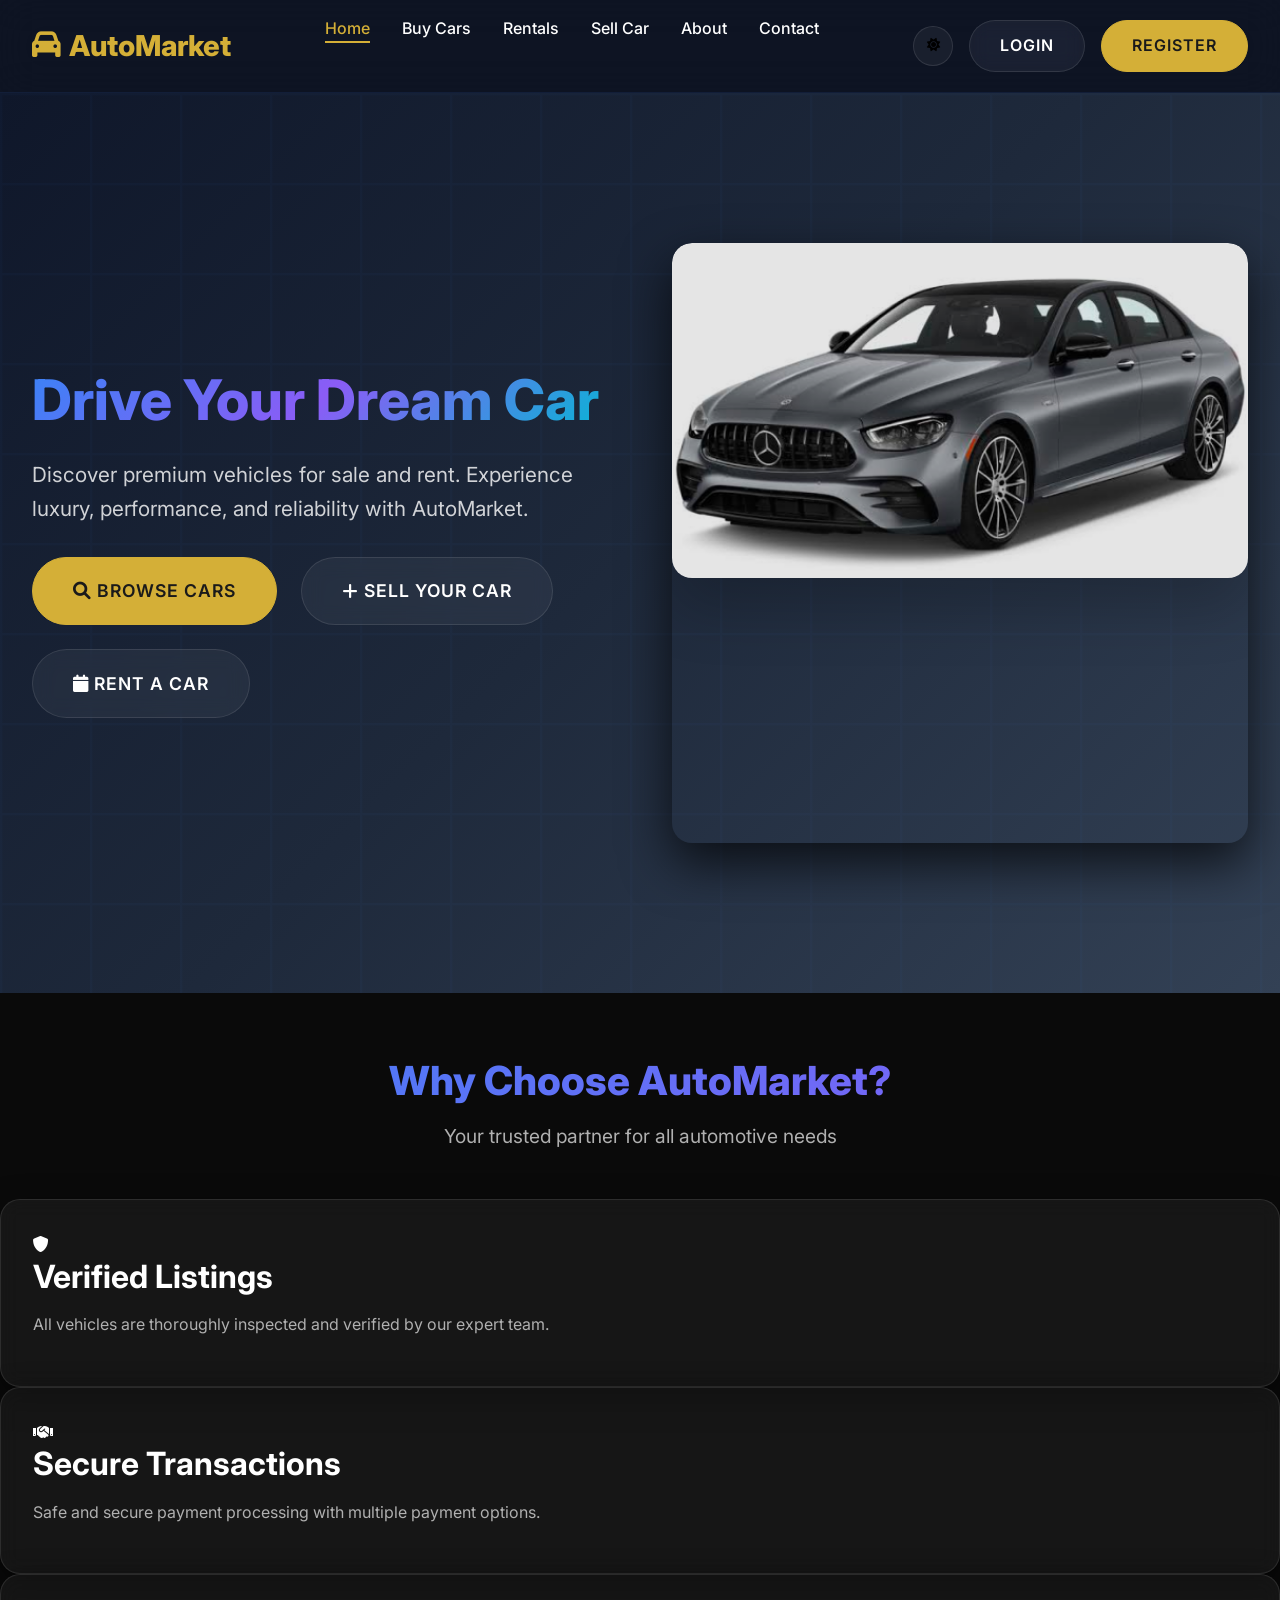
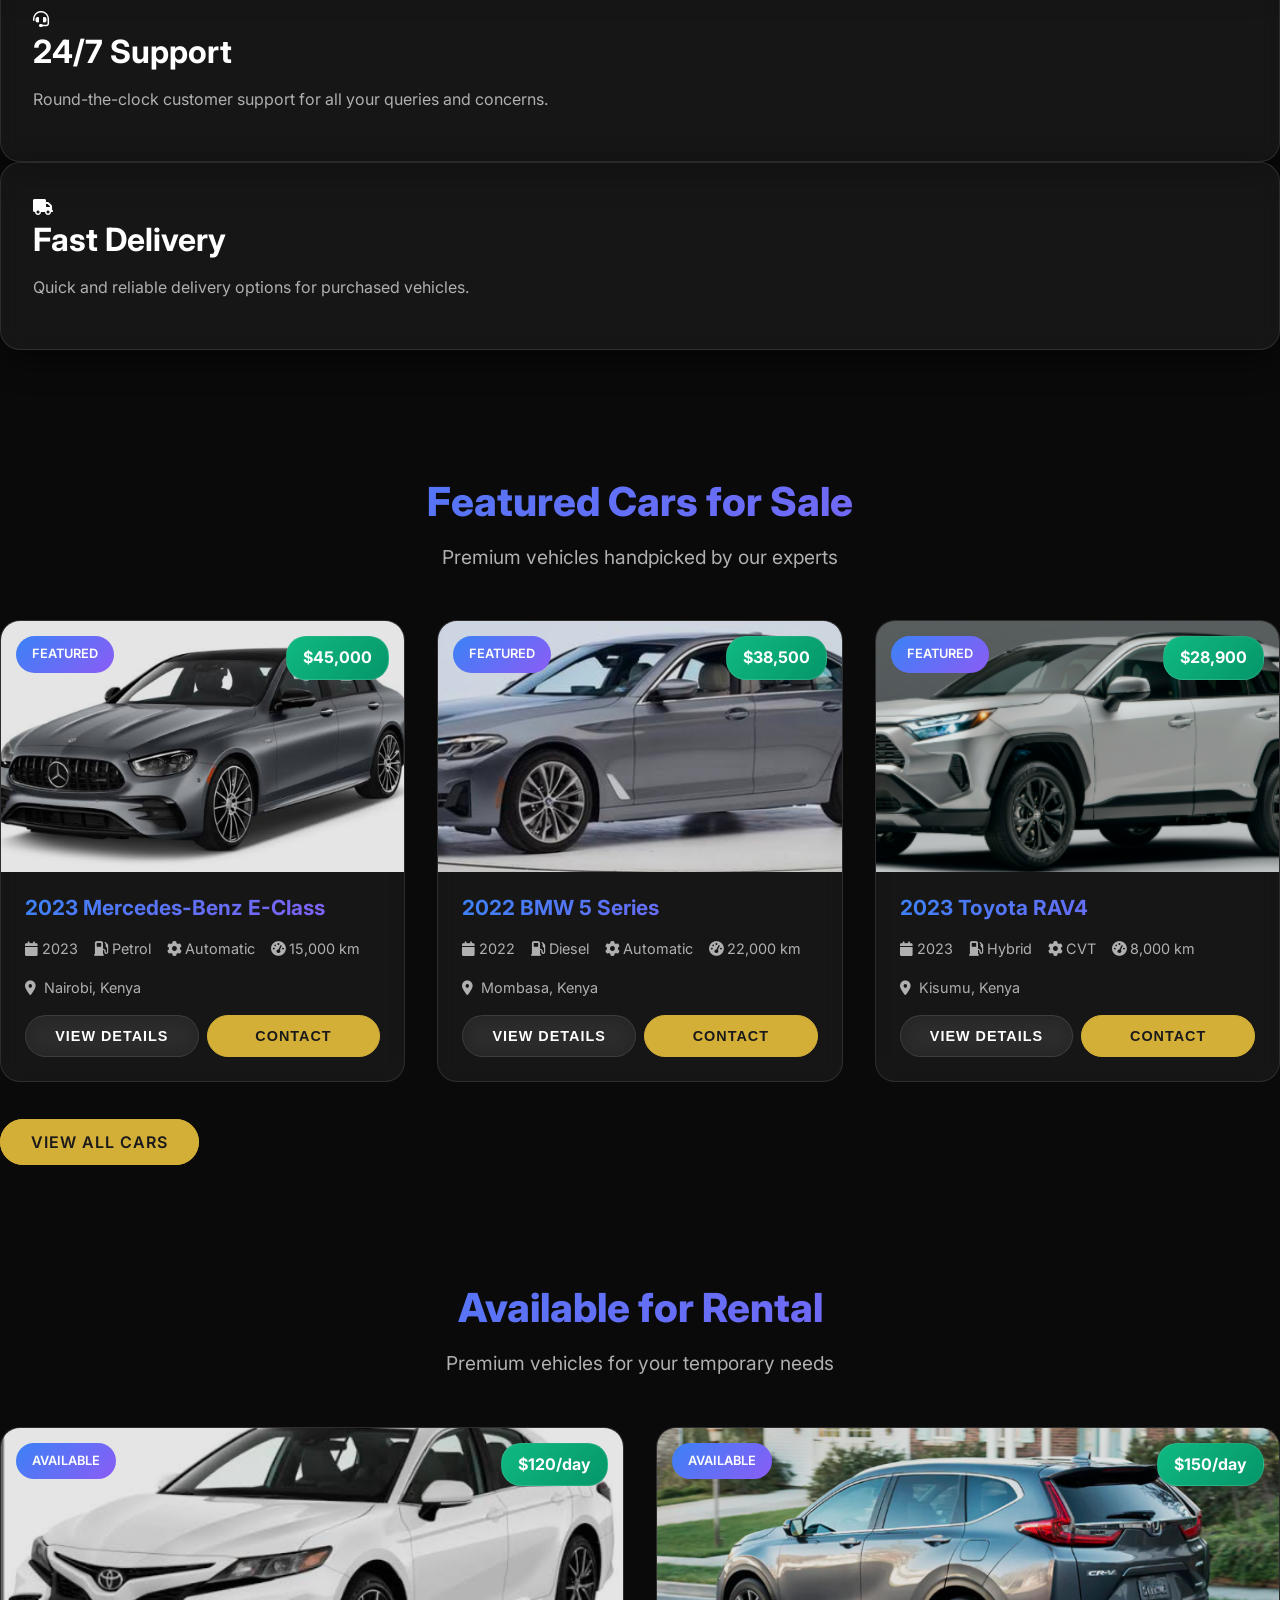
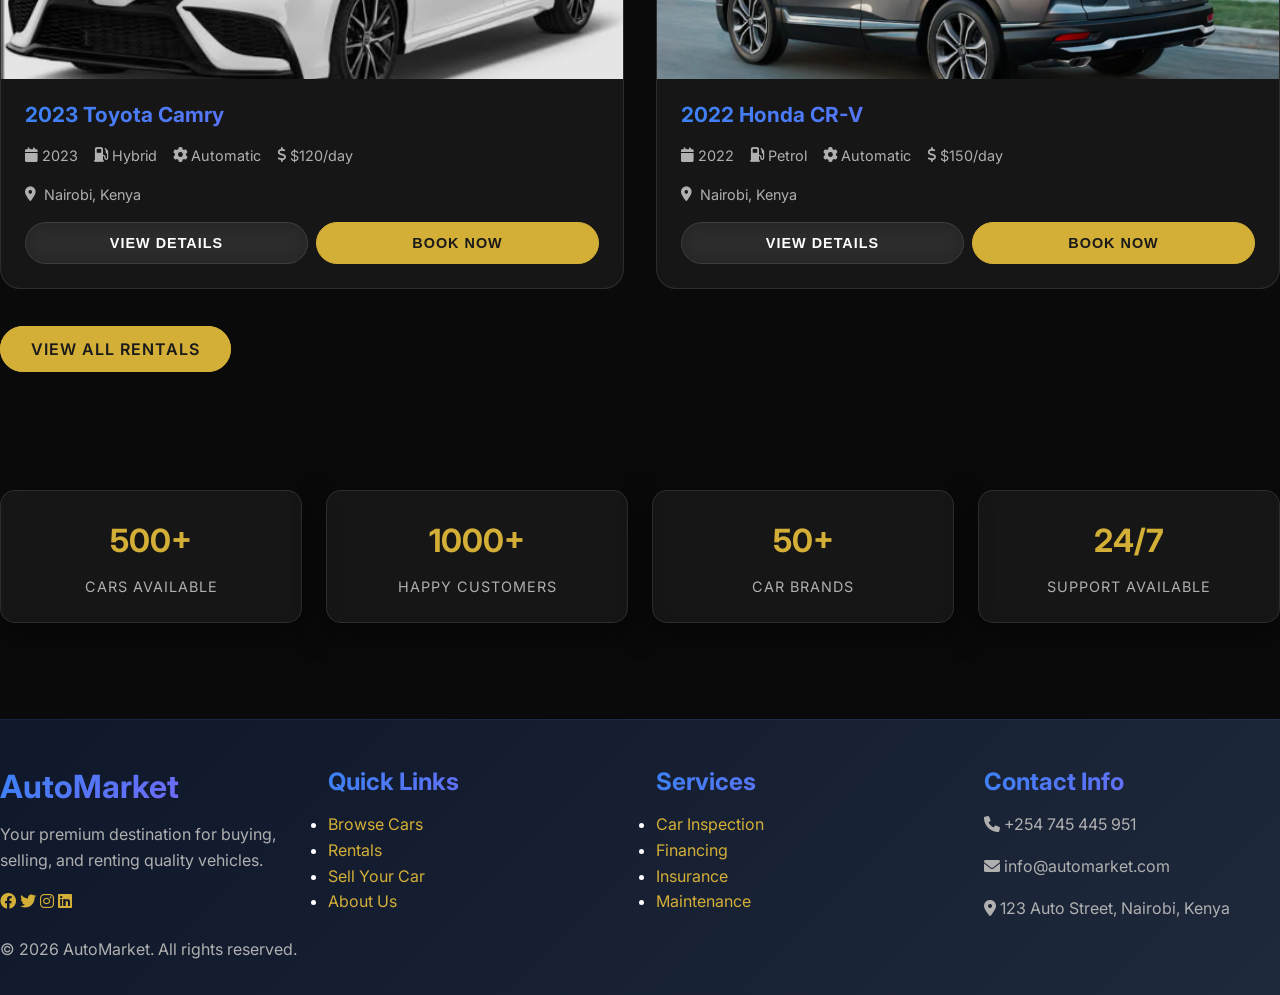
<file: index.html>
<!DOCTYPE html>
<html lang="en" data-theme="dark">
<head>
    <meta charset="UTF-8">
    <meta name="viewport" content="width=device-width, initial-scale=1.0">
    <title>AutoMarket - Premium Car Marketplace & Rentals</title>
    <meta name="description" content="Buy, sell, and rent premium cars with confidence. Browse our extensive collection of quality vehicles.">
    
    <!-- Fonts -->
    <link href="https://fonts.googleapis.com/css2?family=Inter:wght@300;400;500;600;700;800&display=swap" rel="stylesheet">
    
    <!-- Font Awesome -->
    <link rel="stylesheet" href="https://cdnjs.cloudflare.com/ajax/libs/font-awesome/6.0.0/css/all.min.css">
    
    <!-- CSS -->
    <link rel="stylesheet" href="assets/css/style.css">
    <link rel="stylesheet" href="assets/css/enhanced-styles.css">
</head>
<body>
    <!-- Navigation -->
    <nav class="navbar">
        <div class="nav-container">
            <a href="index.html" class="logo">
                <i class="fas fa-car"></i>
                AutoMarket
            </a>
            
            <ul class="nav-menu">
                <li><a href="index.html" class="nav-link active">Home</a></li>
                <li><a href="browse-cars.html" class="nav-link">Buy Cars</a></li>
                <li><a href="rentals.html" class="nav-link">Rentals</a></li>
                <li><a href="sell-car.html" class="nav-link">Sell Car</a></li>
                <li><a href="about.html" class="nav-link">About</a></li>
                <li><a href="contact.html" class="nav-link">Contact</a></li>
            </ul>
            
            <div class="nav-actions">
                <button class="theme-toggle" id="theme-toggle">
                    <i class="fas fa-moon"></i>
                </button>
                
                <a href="login.php" class="glass-button">Login</a>
                <a href="register-simple.php" class="glass-button primary">Register</a>
            </div>
        </div>
    </nav>

    <!-- Hero Section -->
    <section class="hero">
        <div class="hero-content">
            <div class="hero-text animate-fadeInUp">
                <h1>Drive Your Dream Car</h1>
                <p>Discover premium vehicles for sale and rent. Experience luxury, performance, and reliability with AutoMarket.</p>
                <div class="hero-buttons">
                    <a href="browse-cars.html" class="glass-button primary">
                        <i class="fas fa-search"></i> Browse Cars
                    </a>
                    <a href="sell-car.html" class="glass-button">
                        <i class="fas fa-plus"></i> Sell Your Car
                    </a>
                    <a href="rentals.html" class="glass-button">
                        <i class="fas fa-calendar"></i> Rent a Car
                    </a>
                </div>
            </div>
            
            <div class="hero-image animate-fadeIn">
                <img src="images/2023 Mercedes-Benz E- Class.png" alt="Premium Luxury Car">
            </div>
        </div>
    </section>

    <!-- Features Section -->
    <section class="section">
        <div class="container">
            <div class="section-header">
                <h2>Why Choose AutoMarket?</h2>
                <p>Your trusted partner for all automotive needs</p>
            </div>
            
            <div class="features-grid">
                <div class="feature-card glass-card animate-fadeInUp">
                    <div class="feature-icon">
                        <i class="fas fa-shield-alt"></i>
                    </div>
                    <h3>Verified Listings</h3>
                    <p>All vehicles are thoroughly inspected and verified by our expert team.</p>
                </div>
                
                <div class="feature-card glass-card animate-fadeInUp">
                    <div class="feature-icon">
                        <i class="fas fa-handshake"></i>
                    </div>
                    <h3>Secure Transactions</h3>
                    <p>Safe and secure payment processing with multiple payment options.</p>
                </div>
                
                <div class="feature-card glass-card animate-fadeInUp">
                    <div class="feature-icon">
                        <i class="fas fa-headset"></i>
                    </div>
                    <h3>24/7 Support</h3>
                    <p>Round-the-clock customer support for all your queries and concerns.</p>
                </div>
                
                <div class="feature-card glass-card animate-fadeInUp">
                    <div class="feature-icon">
                        <i class="fas fa-truck"></i>
                    </div>
                    <h3>Fast Delivery</h3>
                    <p>Quick and reliable delivery options for purchased vehicles.</p>
                </div>
            </div>
        </div>
    </section>

    <!-- Featured Cars Section -->
    <section class="section">
        <div class="container">
            <div class="section-header">
                <h2>Featured Cars for Sale</h2>
                <p>Premium vehicles handpicked by our experts</p>
            </div>
            
            <div class="car-grid">
                <!-- Sample featured cars (static for HTML version) -->
                <div class="car-card animate-fadeInUp">
                    <div class="car-image">
                        <img src="images/2023 Mercedes-Benz E- Class.png" alt="Featured Car 1">
                        <span class="car-badge">Featured</span>
                        <span class="car-price">$45,000</span>
                    </div>
                    <div class="car-details">
                        <h3 class="car-title">2023 Mercedes-Benz E-Class</h3>
                        <div class="car-specs">
                            <span class="spec-item">
                                <i class="fas fa-calendar"></i> 2023
                            </span>
                            <span class="spec-item">
                                <i class="fas fa-gas-pump"></i> Petrol
                            </span>
                            <span class="spec-item">
                                <i class="fas fa-cog"></i> Automatic
                            </span>
                            <span class="spec-item">
                                <i class="fas fa-tachometer-alt"></i> 15,000 km
                            </span>
                        </div>
                        <div class="car-location">
                            <i class="fas fa-map-marker-alt"></i> Nairobi, Kenya
                        </div>
                        <div class="car-actions">
                            <button class="glass-button" onclick="showLoginPrompt()">View Details</button>
                            <button class="glass-button primary" onclick="showLoginPrompt()">Contact</button>
                        </div>
                    </div>
                </div>
                
                <div class="car-card animate-fadeInUp">
                    <div class="car-image">
                        <img src="images/2022 BMW 5 Series.png" alt="Featured Car 2">
                        <span class="car-badge">Featured</span>
                        <span class="car-price">$38,500</span>
                    </div>
                    <div class="car-details">
                        <h3 class="car-title">2022 BMW 5 Series</h3>
                        <div class="car-specs">
                            <span class="spec-item">
                                <i class="fas fa-calendar"></i> 2022
                            </span>
                            <span class="spec-item">
                                <i class="fas fa-gas-pump"></i> Diesel
                            </span>
                            <span class="spec-item">
                                <i class="fas fa-cog"></i> Automatic
                            </span>
                            <span class="spec-item">
                                <i class="fas fa-tachometer-alt"></i> 22,000 km
                            </span>
                        </div>
                        <div class="car-location">
                            <i class="fas fa-map-marker-alt"></i> Mombasa, Kenya
                        </div>
                        <div class="car-actions">
                            <button class="glass-button" onclick="showLoginPrompt()">View Details</button>
                            <button class="glass-button primary" onclick="showLoginPrompt()">Contact</button>
                        </div>
                    </div>
                </div>
                
                <div class="car-card animate-fadeInUp">
                    <div class="car-image">
                        <img src="images/2023 Toyota RAV 4.png" alt="Featured Car 3">
                        <span class="car-badge">Featured</span>
                        <span class="car-price">$28,900</span>
                    </div>
                    <div class="car-details">
                        <h3 class="car-title">2023 Toyota RAV4</h3>
                        <div class="car-specs">
                            <span class="spec-item">
                                <i class="fas fa-calendar"></i> 2023
                            </span>
                            <span class="spec-item">
                                <i class="fas fa-gas-pump"></i> Hybrid
                            </span>
                            <span class="spec-item">
                                <i class="fas fa-cog"></i> CVT
                            </span>
                            <span class="spec-item">
                                <i class="fas fa-tachometer-alt"></i> 8,000 km
                            </span>
                        </div>
                        <div class="car-location">
                            <i class="fas fa-map-marker-alt"></i> Kisumu, Kenya
                        </div>
                        <div class="car-actions">
                            <button class="glass-button" onclick="showLoginPrompt()">View Details</button>
                            <button class="glass-button primary" onclick="showLoginPrompt()">Contact</button>
                        </div>
                    </div>
                </div>
            </div>
            
            <div class="text-center">
                <a href="browse-cars.html" class="glass-button primary">View All Cars</a>
            </div>
        </div>
    </section>

    <!-- Rental Cars Section -->
    <section class="section">
        <div class="container">
            <div class="section-header">
                <h2>Available for Rental</h2>
                <p>Premium vehicles for your temporary needs</p>
            </div>
            
            <div class="car-grid">
                <!-- Sample rental cars (static for HTML version) -->
                <div class="car-card animate-fadeInUp">
                    <div class="car-image">
                        <img src="images/2023 Toyota Camry.png" alt="Rental Car 1">
                        <span class="car-badge">Available</span>
                        <span class="car-price">$120/day</span>
                    </div>
                    <div class="car-details">
                        <h3 class="car-title">2023 Toyota Camry</h3>
                        <div class="car-specs">
                            <span class="spec-item">
                                <i class="fas fa-calendar"></i> 2023
                            </span>
                            <span class="spec-item">
                                <i class="fas fa-gas-pump"></i> Hybrid
                            </span>
                            <span class="spec-item">
                                <i class="fas fa-cog"></i> Automatic
                            </span>
                            <span class="spec-item">
                                <i class="fas fa-dollar-sign"></i> $120/day
                            </span>
                        </div>
                        <div class="car-location">
                            <i class="fas fa-map-marker-alt"></i> Nairobi, Kenya
                        </div>
                        <div class="car-actions">
                            <button class="glass-button" onclick="showLoginPrompt()">View Details</button>
                            <button class="glass-button primary" onclick="showLoginPrompt()">Book Now</button>
                        </div>
                    </div>
                </div>
                
                <div class="car-card animate-fadeInUp">
                    <div class="car-image">
                        <img src="images/2022 Honda cr-v.png" alt="Rental Car 2">
                        <span class="car-badge">Available</span>
                        <span class="car-price">$150/day</span>
                    </div>
                    <div class="car-details">
                        <h3 class="car-title">2022 Honda CR-V</h3>
                        <div class="car-specs">
                            <span class="spec-item">
                                <i class="fas fa-calendar"></i> 2022
                            </span>
                            <span class="spec-item">
                                <i class="fas fa-gas-pump"></i> Petrol
                            </span>
                            <span class="spec-item">
                                <i class="fas fa-cog"></i> Automatic
                            </span>
                            <span class="spec-item">
                                <i class="fas fa-dollar-sign"></i> $150/day
                            </span>
                        </div>
                        <div class="car-location">
                            <i class="fas fa-map-marker-alt"></i> Nairobi, Kenya
                        </div>
                        <div class="car-actions">
                            <button class="glass-button" onclick="showLoginPrompt()">View Details</button>
                            <button class="glass-button primary" onclick="showLoginPrompt()">Book Now</button>
                        </div>
                    </div>
                </div>
            </div>
            
            <div class="text-center">
                <a href="rentals.html" class="glass-button primary">View All Rentals</a>
            </div>
        </div>
    </section>

    <!-- Statistics Section -->
    <section class="section">
        <div class="container">
            <div class="stats-grid">
                <div class="stat-card glass-card animate-fadeInUp">
                    <div class="stat-value">500+</div>
                    <div class="stat-label">Cars Available</div>
                </div>
                <div class="stat-card glass-card animate-fadeInUp">
                    <div class="stat-value">1000+</div>
                    <div class="stat-label">Happy Customers</div>
                </div>
                <div class="stat-card glass-card animate-fadeInUp">
                    <div class="stat-value">50+</div>
                    <div class="stat-label">Car Brands</div>
                </div>
                <div class="stat-card glass-card animate-fadeInUp">
                    <div class="stat-value">24/7</div>
                    <div class="stat-label">Support Available</div>
                </div>
            </div>
        </div>
    </section>

    <!-- Footer -->
    <footer class="footer">
        <div class="container">
            <div class="footer-grid">
                <div class="footer-section">
                    <h3>AutoMarket</h3>
                    <p>Your premium destination for buying, selling, and renting quality vehicles.</p>
                    <div class="social-links">
                        <a href="#"><i class="fab fa-facebook"></i></a>
                        <a href="#"><i class="fab fa-twitter"></i></a>
                        <a href="#"><i class="fab fa-instagram"></i></a>
                        <a href="#"><i class="fab fa-linkedin"></i></a>
                    </div>
                </div>
                
                <div class="footer-section">
                    <h4>Quick Links</h4>
                    <ul>
                        <li><a href="browse-cars.html">Browse Cars</a></li>
                        <li><a href="rentals.html">Rentals</a></li>
                        <li><a href="sell-car.html">Sell Your Car</a></li>
                        <li><a href="about.html">About Us</a></li>
                    </ul>
                </div>
                
                <div class="footer-section">
                    <h4>Services</h4>
                    <ul>
                        <li><a href="#">Car Inspection</a></li>
                        <li><a href="#">Financing</a></li>
                        <li><a href="#">Insurance</a></li>
                        <li><a href="#">Maintenance</a></li>
                    </ul>
                </div>
                
                <div class="footer-section">
                    <h4>Contact Info</h4>
                    <p><i class="fas fa-phone"></i> +254 745 445 951</p>
                    <p><i class="fas fa-envelope"></i> info@automarket.com</p>
                    <p><i class="fas fa-map-marker-alt"></i> 123 Auto Street, Nairobi, Kenya</p>
                </div>
            </div>
            
            <div class="footer-bottom">
                <p>&copy; 2026 AutoMarket. All rights reserved.</p>
            </div>
        </div>
    </footer>

    <!-- JavaScript -->
    <script src="assets/js/script.js"></script>
    
    <script>
        // Show login prompt for actions that require authentication
        function showLoginPrompt() {
            const message = document.createElement('div');
            message.style.cssText = `
                position: fixed;
                top: 50%;
                left: 50%;
                transform: translate(-50%, -50%);
                background: rgba(0, 0, 0, 0.9);
                color: white;
                padding: 20px;
                border-radius: 10px;
                z-index: 9999;
                text-align: center;
                max-width: 300px;
            `;
            message.innerHTML = `
                <h3>Login Required</h3>
                <p>Please login or register to access this feature.</p>
                <div style="margin-top: 15px;">
                    <button onclick="window.location.href='login.html'" style="margin-right: 10px;" class="glass-button">Login</button>
                    <button onclick="window.location.href='register.html'" class="glass-button primary">Register</button>
                </div>
            `;
            
            document.body.appendChild(message);
            
            // Add backdrop
            const backdrop = document.createElement('div');
            backdrop.style.cssText = `
                position: fixed;
                top: 0;
                left: 0;
                width: 100%;
                height: 100%;
                background: rgba(0, 0, 0, 0.5);
                z-index: 9998;
            `;
            backdrop.onclick = () => {
                document.body.removeChild(message);
                document.body.removeChild(backdrop);
            };
            
            document.body.appendChild(backdrop);
        }
        
        // Theme toggle
        document.getElementById('theme-toggle').addEventListener('click', function() {
            const html = document.documentElement;
            const currentTheme = html.getAttribute('data-theme');
            const newTheme = currentTheme === 'dark' ? 'light' : 'dark';
            html.setAttribute('data-theme', newTheme);
            
            const icon = this.querySelector('i');
            icon.className = newTheme === 'dark' ? 'fas fa-moon' : 'fas fa-sun';
        });
    </script>
</body>
</html>
</file>
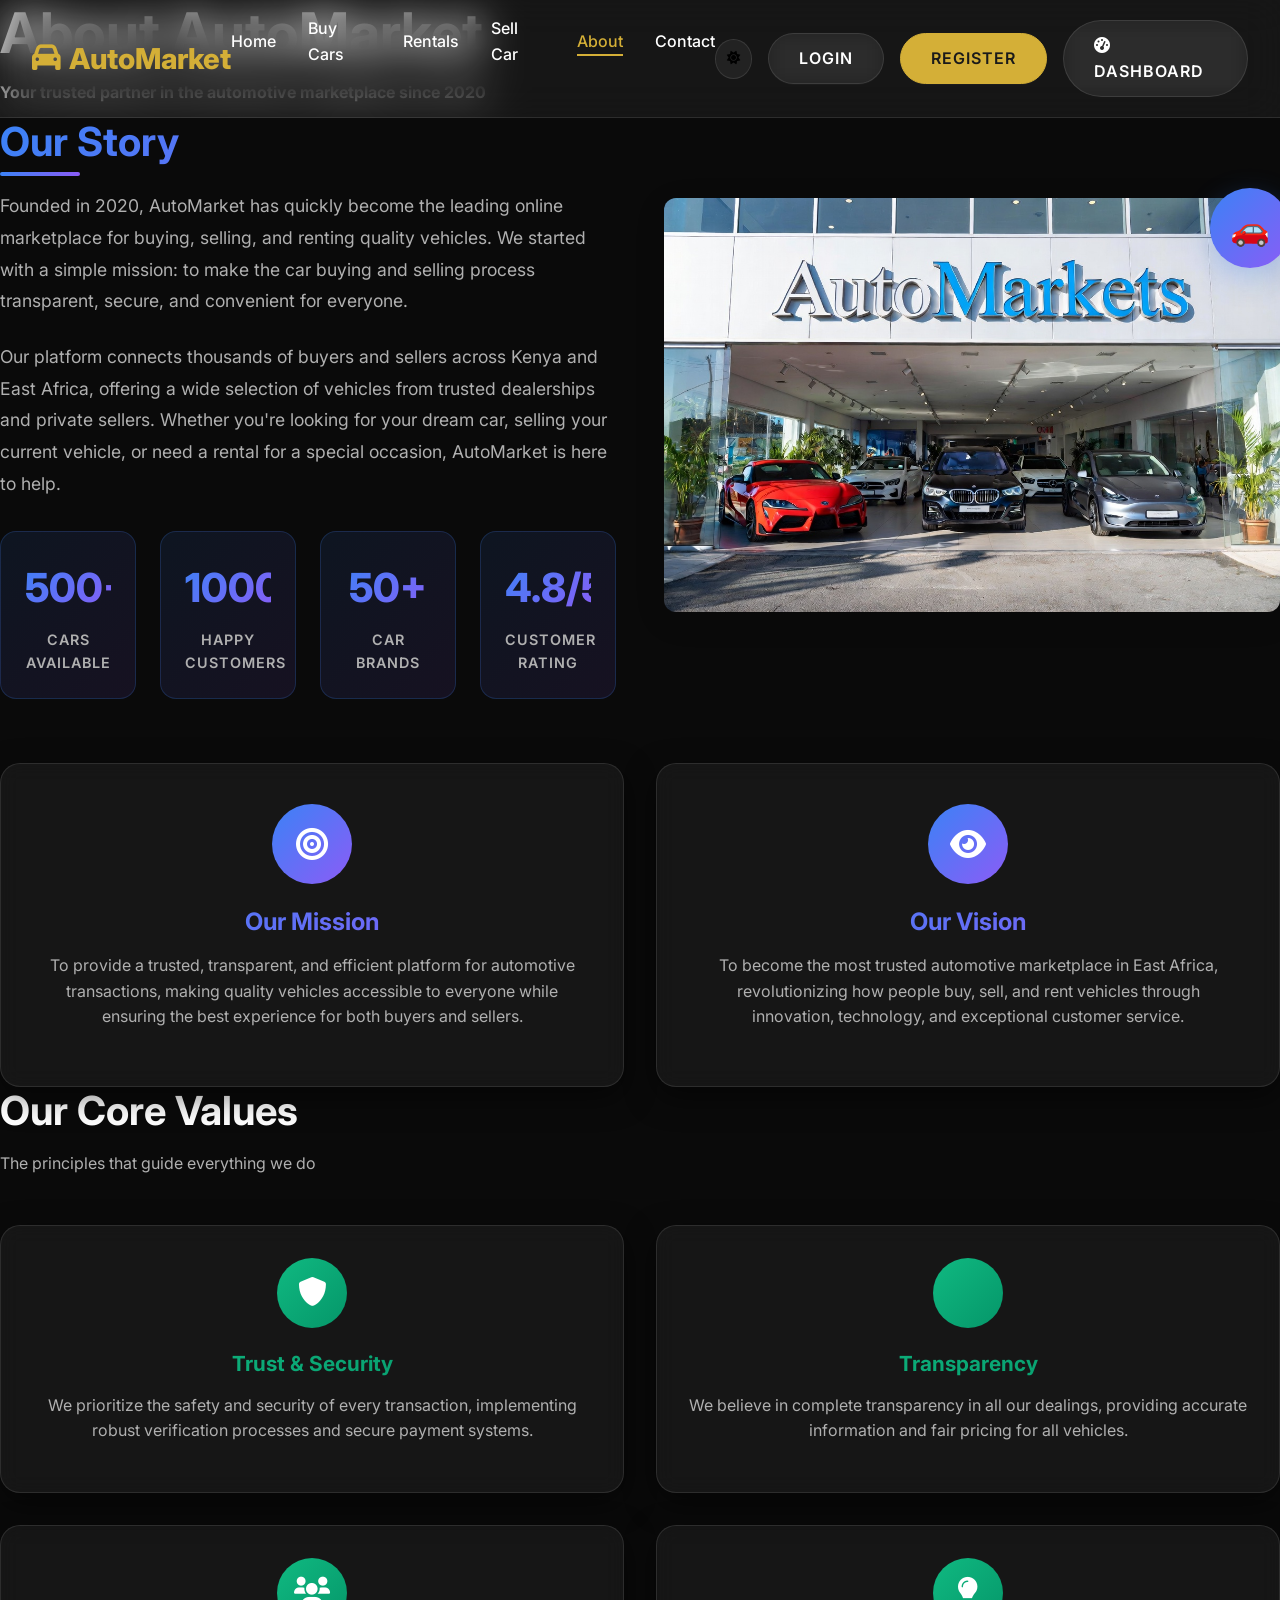
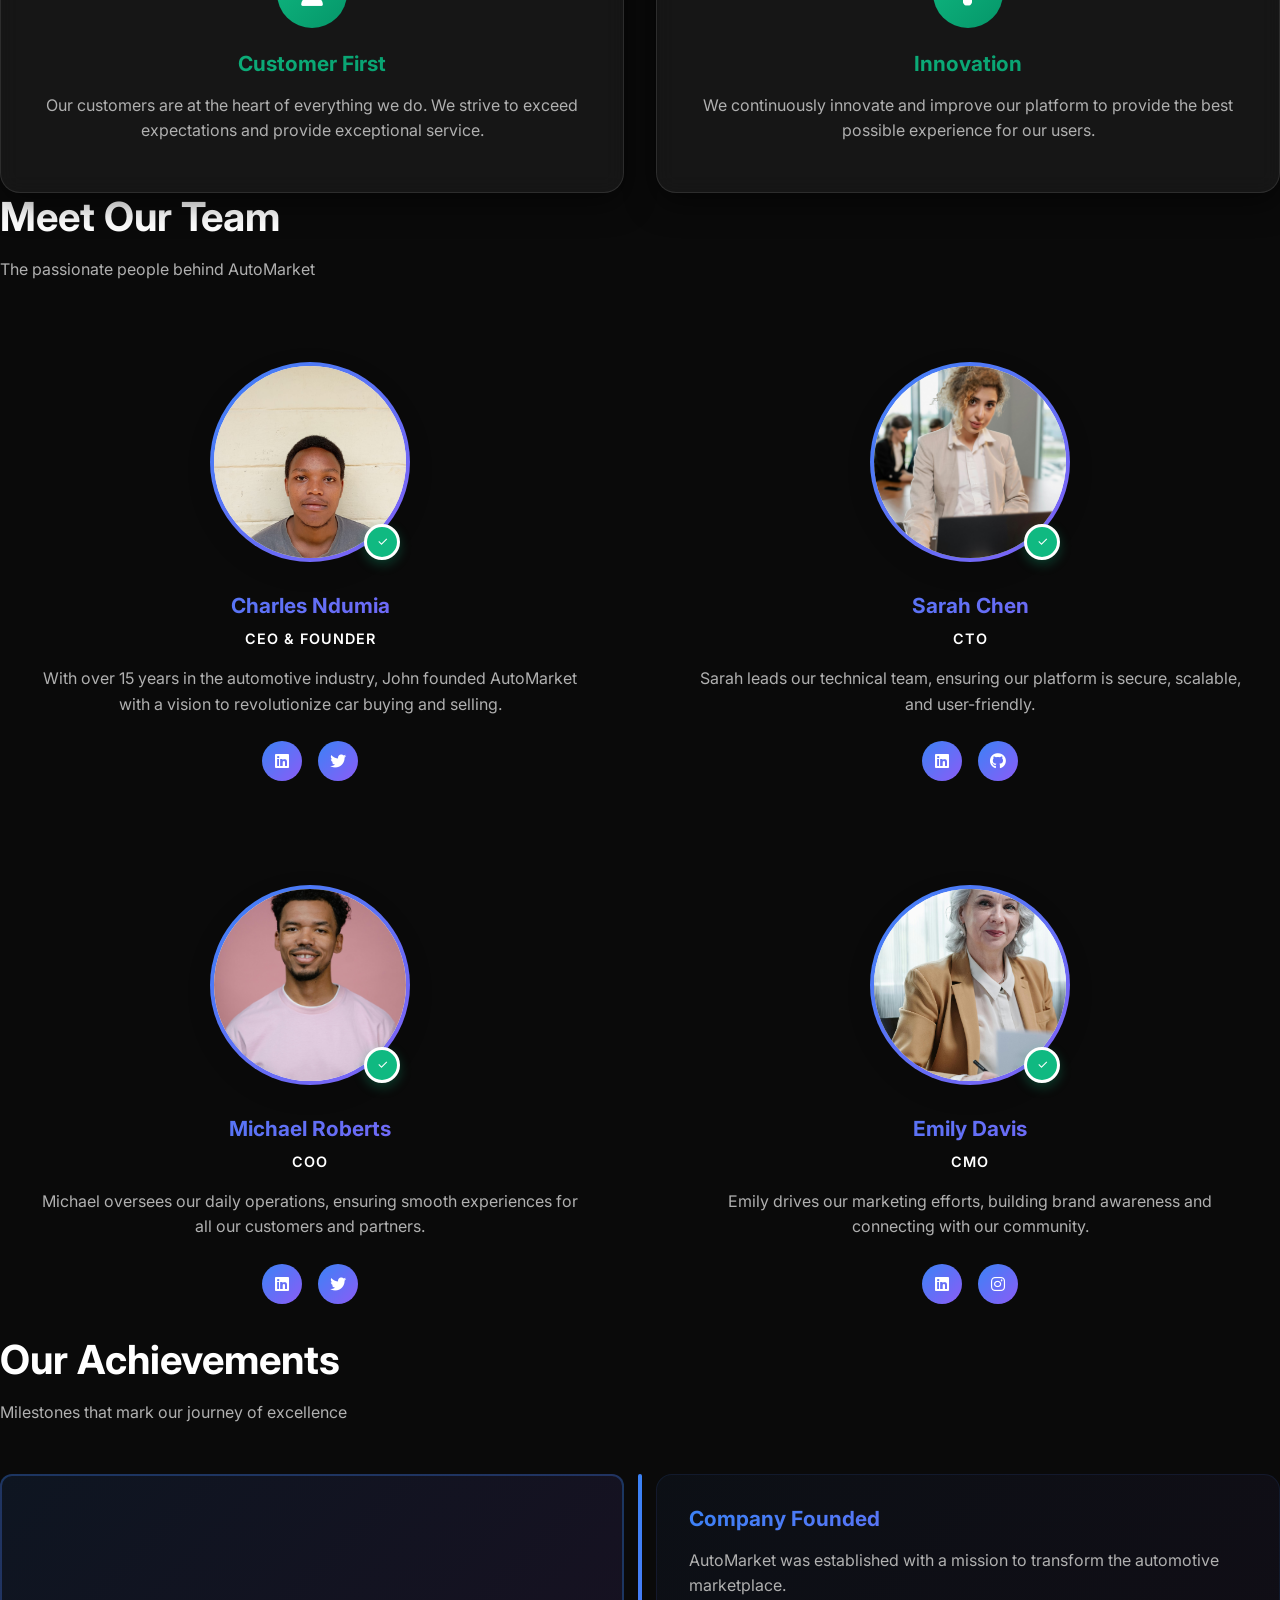
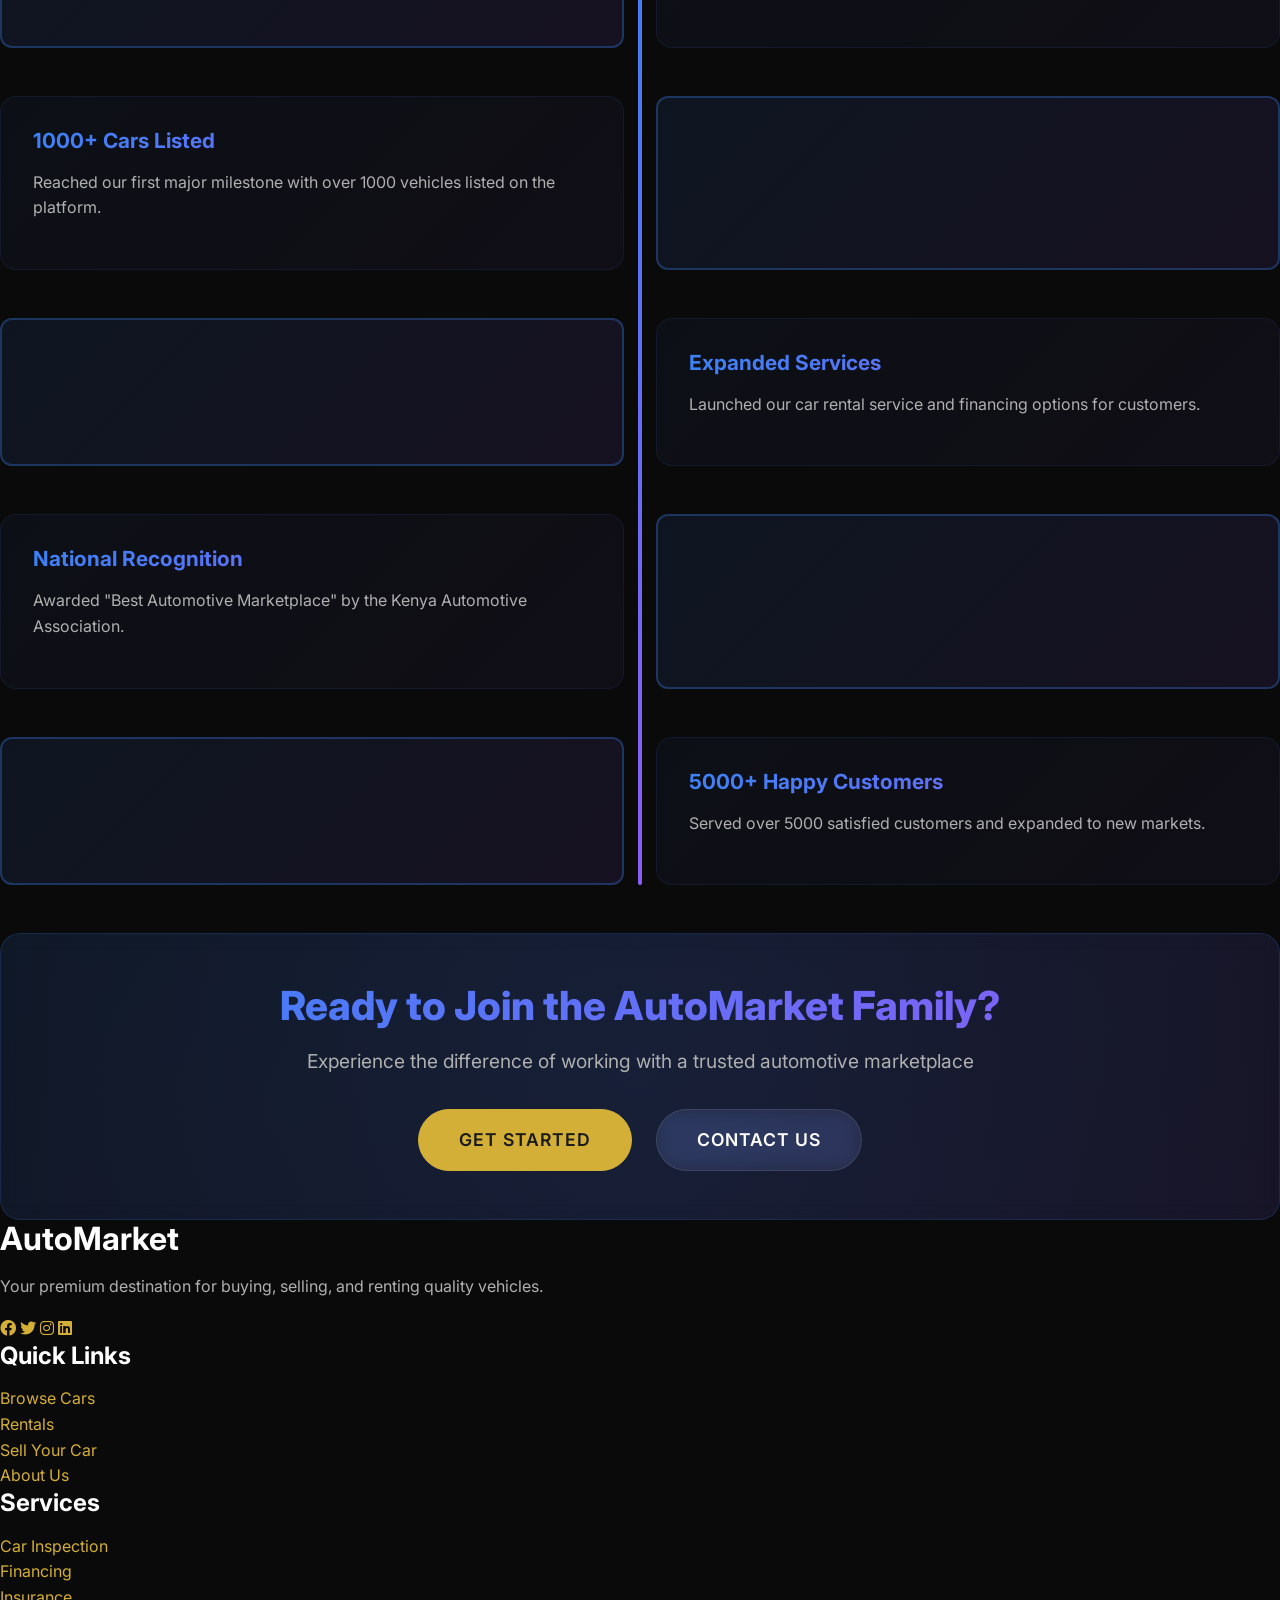
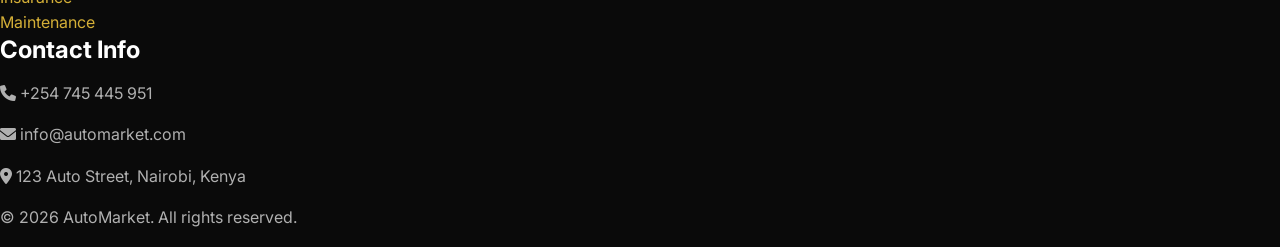
<file: about.html>
<!DOCTYPE html>
<html lang="en" data-theme="dark">
<head>
    <meta charset="UTF-8">
    <meta name="viewport" content="width=device-width, initial-scale=1.0">
    <title>About Us - AutoMarket</title>
    <meta name="description" content="Learn about AutoMarket - your trusted partner for buying, selling, and renting quality vehicles.">
    
    <!-- Fonts -->
    <link href="https://fonts.googleapis.com/css2?family=Inter:wght@300;400;500;600;700;800&display=swap" rel="stylesheet">
    
    <!-- Font Awesome -->
    <link rel="stylesheet" href="https://cdnjs.cloudflare.com/ajax/libs/font-awesome/6.0.0/css/all.min.css">
    
    <!-- CSS -->
    <link rel="stylesheet" href="assets/css/style.css">
    <link rel="stylesheet" href="assets/css/about-styles.css">
</head>
<body>
    <!-- Navigation -->
    <nav class="navbar">
        <div class="nav-container">
            <a href="index.html" class="logo">
                <i class="fas fa-car"></i>
                AutoMarket
            </a>
            
            <ul class="nav-menu">
                <li><a href="index.html" class="nav-link">Home</a></li>
                <li><a href="browse-cars.html" class="nav-link">Buy Cars</a></li>
                <li><a href="rentals.html" class="nav-link">Rentals</a></li>
                <li><a href="sell-car.html" class="nav-link">Sell Car</a></li>
                <li><a href="about.html" class="nav-link active">About</a></li>
                <li><a href="contact.html" class="nav-link">Contact</a></li>
            </ul>
            
            <div class="nav-actions">
                <button class="theme-toggle" id="theme-toggle">
                    <i class="fas fa-moon"></i>
                </button>
                
                <a href="login.php" class="glass-button">Login</a>
                <a href="register-simple.php" class="glass-button primary">Register</a>
                <a href="admin/dashboard.php" class="glass-button">
                    <i class="fas fa-tachometer-alt"></i> Dashboard
                </a>
            </div>
        </div>
    </nav>

    <!-- Page Header -->
    <section class="page-header">
        <div class="container">
            <div class="page-header-content">
                <h1>About AutoMarket</h1>
                <p><h6>Your trusted partner in the automotive marketplace since 2020</h6></p>
            </div>
        </div>
    </section>

    <!-- About Content -->
    <section class="section">
        <div class="container">
            <div class="about-content">
                <div class="about-text animate-fadeInUp">
                    <h2>Our Story</h2>
                    <p>Founded in 2020, AutoMarket has quickly become the leading online marketplace for buying, selling, and renting quality vehicles. We started with a simple mission: to make the car buying and selling process transparent, secure, and convenient for everyone.</p>
                    
                    <p>Our platform connects thousands of buyers and sellers across Kenya and East Africa, offering a wide selection of vehicles from trusted dealerships and private sellers. Whether you're looking for your dream car, selling your current vehicle, or need a rental for a special occasion, AutoMarket is here to help.</p>
                    
                    <div class="stats-row">
                        <div class="stat-item">
                            <div class="stat-number">500+</div>
                            <div class="stat-text">Cars Available</div>
                        </div>
                        <div class="stat-item">
                            <div class="stat-number">1000+</div>
                            <div class="stat-text">Happy Customers</div>
                        </div>
                        <div class="stat-item">
                            <div class="stat-number">50+</div>
                            <div class="stat-text">Car Brands</div>
                        </div>
                        <div class="stat-item">
                            <div class="stat-number">4.8/5</div>
                            <div class="stat-text">Customer Rating</div>
                        </div>
                    </div>
                </div>
                
                <div class="about-image animate-fadeIn">
                    <img src="assets/images/showroom.jpg" alt="AutoMarket Showroom" 
                         style="max-width: 100%; height: auto; object-fit: cover; border-radius: 12px; box-shadow: 0 8px 32px rgba(0,0,0,0.1);">
                </div>
            </div>
        </div>
    </section>

    <!-- Mission & Vision -->
    <section class="section bg-light">
        <div class="container">
            <div class="mission-vision-grid">
                <div class="mission-card glass-card animate-fadeInUp">
                    <div class="card-icon">
                        <i class="fas fa-bullseye"></i>
                    </div>
                    <h3>Our Mission</h3>
                    <p>To provide a trusted, transparent, and efficient platform for automotive transactions, making quality vehicles accessible to everyone while ensuring the best experience for both buyers and sellers.</p>
                </div>
                
                <div class="vision-card glass-card animate-fadeInUp">
                    <div class="card-icon">
                        <i class="fas fa-eye"></i>
                    </div>
                    <h3>Our Vision</h3>
                    <p>To become the most trusted automotive marketplace in East Africa, revolutionizing how people buy, sell, and rent vehicles through innovation, technology, and exceptional customer service.</p>
                </div>
            </div>
        </div>
    </section>

    <!-- Core Values -->
    <section class="section">
        <div class="container">
            <div class="section-header">
                <h2>Our Core Values</h2>
                <p>The principles that guide everything we do</p>
            </div>
            
            <div class="values-grid">
                <div class="value-card glass-card animate-fadeInUp">
                    <div class="value-icon">
                        <i class="fas fa-shield-alt"></i>
                    </div>
                    <h3>Trust & Security</h3>
                    <p>We prioritize the safety and security of every transaction, implementing robust verification processes and secure payment systems.</p>
                </div>
                
                <div class="value-card glass-card animate-fadeInUp">
                    <div class="value-icon">
                        <i class="fas fa-transparency"></i>
                    </div>
                    <h3>Transparency</h3>
                    <p>We believe in complete transparency in all our dealings, providing accurate information and fair pricing for all vehicles.</p>
                </div>
                
                <div class="value-card glass-card animate-fadeInUp">
                    <div class="value-icon">
                        <i class="fas fa-users"></i>
                    </div>
                    <h3>Customer First</h3>
                    <p>Our customers are at the heart of everything we do. We strive to exceed expectations and provide exceptional service.</p>
                </div>
                
                <div class="value-card glass-card animate-fadeInUp">
                    <div class="value-icon">
                        <i class="fas fa-lightbulb"></i>
                    </div>
                    <h3>Innovation</h3>
                    <p>We continuously innovate and improve our platform to provide the best possible experience for our users.</p>
                </div>
            </div>
        </div>
    </section>

    <!-- Team Section -->
    <section class="section bg-light">
        <div class="container">
            <div class="section-header">
                <h2>Meet Our Team</h2>
                <p>The passionate people behind AutoMarket</p>
            </div>
            
            <div class="team-grid">
                <div class="team-member animate-fadeInUp">
                    <div class="member-image">
                        <img src="assets/images/ggjhjhj.jpeg" alt="CEO" 
                             style="width: 200px; height: 200px; object-fit: cover; border-radius: 50%; border: 4px solid rgba(59, 130, 246, 0.1); box-shadow: 0 8px 24px rgba(0,0,0,0.15);">
                    </div>
                    <h3>Charles Ndumia</h3>
                    <p class="member-role">CEO & Founder</p>
                    <p class="member-bio">With over 15 years in the automotive industry, John founded AutoMarket with a vision to revolutionize car buying and selling.</p>
                    <div class="member-social">
                        <a href="#"><i class="fab fa-linkedin"></i></a>
                        <a href="#"><i class="fab fa-twitter"></i></a>
                    </div>
                </div>
                
                <div class="team-member animate-fadeInUp">
                    <div class="member-image">
                        <img src="assets/images/sarah.jpg" alt="CTO" 
                             style="width: 200px; height: 200px; object-fit: cover; border-radius: 50%; border: 4px solid rgba(59, 130, 246, 0.1); box-shadow: 0 8px 24px rgba(0,0,0,0.15);">
                    </div>
                    <h3>Sarah Chen</h3>
                    <p class="member-role">CTO</p>
                    <p class="member-bio">Sarah leads our technical team, ensuring our platform is secure, scalable, and user-friendly.</p>
                    <div class="member-social">
                        <a href="#"><i class="fab fa-linkedin"></i></a>
                        <a href="#"><i class="fab fa-github"></i></a>
                    </div>
                </div>
                
                <div class="team-member animate-fadeInUp">
                    <div class="member-image">
                        <img src="assets/images/michael.jpg" alt="COO" 
                             style="width: 200px; height: 200px; object-fit: cover; border-radius: 50%; border: 4px solid rgba(59, 130, 246, 0.1); box-shadow: 0 8px 24px rgba(0,0,0,0.15);">
                    </div>
                    <h3>Michael Roberts</h3>
                    <p class="member-role">COO</p>
                    <p class="member-bio">Michael oversees our daily operations, ensuring smooth experiences for all our customers and partners.</p>
                    <div class="member-social">
                        <a href="#"><i class="fab fa-linkedin"></i></a>
                        <a href="#"><i class="fab fa-twitter"></i></a>
                    </div>
                </div>
                
                <div class="team-member animate-fadeInUp">
                    <div class="member-image">
                        <img src="assets/images/emily.jpg" alt="CMO" 
                             style="width: 200px; height: 200px; object-fit: cover; border-radius: 50%; border: 4px solid rgba(59, 130, 246, 0.1); box-shadow: 0 8px 24px rgba(0,0,0,0.15);">
                    </div>
                    <h3>Emily Davis</h3>
                    <p class="member-role">CMO</p>
                    <p class="member-bio">Emily drives our marketing efforts, building brand awareness and connecting with our community.</p>
                    <div class="member-social">
                        <a href="#"><i class="fab fa-linkedin"></i></a>
                        <a href="#"><i class="fab fa-instagram"></i></a>
                    </div>
                </div>
            </div>
        </div>
    </section>

    <!-- Achievements -->
    <section class="section">
        <div class="container">
            <div class="section-header">
                <h2>Our Achievements</h2>
                <p>Milestones that mark our journey of excellence</p>
            </div>
            
            <div class="achievements-timeline">
                <div class="timeline-item animate-fadeInUp">
                    <div class="timeline-year">2020</div>
                    <div class="timeline-content">
                        <h3>Company Founded</h3>
                        <p>AutoMarket was established with a mission to transform the automotive marketplace.</p>
                    </div>
                </div>
                
                <div class="timeline-item animate-fadeInUp">
                    <div class="timeline-year">2021</div>
                    <div class="timeline-content">
                        <h3>1000+ Cars Listed</h3>
                        <p>Reached our first major milestone with over 1000 vehicles listed on the platform.</p>
                    </div>
                </div>
                
                <div class="timeline-item animate-fadeInUp">
                    <div class="timeline-year">2022</div>
                    <div class="timeline-content">
                        <h3>Expanded Services</h3>
                        <p>Launched our car rental service and financing options for customers.</p>
                    </div>
                </div>
                
                <div class="timeline-item animate-fadeInUp">
                    <div class="timeline-year">2023</div>
                    <div class="timeline-content">
                        <h3>National Recognition</h3>
                        <p>Awarded "Best Automotive Marketplace" by the Kenya Automotive Association.</p>
                    </div>
                </div>
                
                <div class="timeline-item animate-fadeInUp">
                    <div class="timeline-year">2024</div>
                    <div class="timeline-content">
                        <h3>5000+ Happy Customers</h3>
                        <p>Served over 5000 satisfied customers and expanded to new markets.</p>
                    </div>
                </div>
            </div>
        </div>
    </section>

    <!-- CTA Section -->
    <section class="section bg-primary">
        <div class="container">
            <div class="cta-content text-center">
                <h2>Ready to Join the AutoMarket Family?</h2>
                <p>Experience the difference of working with a trusted automotive marketplace</p>
                <div class="cta-buttons">
                    <a href="register-simple.php" class="glass-button primary">Get Started</a>
                    <a href="contact.html" class="glass-button">Contact Us</a>
                </div>
            </div>
        </div>
    </section>

    <!-- Footer -->
    <footer class="footer">
        <div class="container">
            <div class="footer-grid">
                <div class="footer-section">
                    <h3>AutoMarket</h3>
                    <p>Your premium destination for buying, selling, and renting quality vehicles.</p>
                    <div class="social-links">
                        <a href="#"><i class="fab fa-facebook"></i></a>
                        <a href="#"><i class="fab fa-twitter"></i></a>
                        <a href="#"><i class="fab fa-instagram"></i></a>
                        <a href="#"><i class="fab fa-linkedin"></i></a>
                    </div>
                </div>
                
                <div class="footer-section">
                    <h4>Quick Links</h4>
                    <ul>
                        <li><a href="browse-cars.html">Browse Cars</a></li>
                        <li><a href="rentals.html">Rentals</a></li>
                        <li><a href="sell-car.html">Sell Your Car</a></li>
                        <li><a href="about.html">About Us</a></li>
                    </ul>
                </div>
                
                <div class="footer-section">
                    <h4>Services</h4>
                    <ul>
                        <li><a href="#">Car Inspection</a></li>
                        <li><a href="#">Financing</a></li>
                        <li><a href="#">Insurance</a></li>
                        <li><a href="#">Maintenance</a></li>
                    </ul>
                </div>
                
                <div class="footer-section">
                    <h4>Contact Info</h4>
                    <p><i class="fas fa-phone"></i> +254 745 445 951</p>
                    <p><i class="fas fa-envelope"></i> info@automarket.com</p>
                    <p><i class="fas fa-map-marker-alt"></i> 123 Auto Street, Nairobi, Kenya</p>
                </div>
            </div>
            
            <div class="footer-bottom">
                <p>&copy; 2026 AutoMarket. All rights reserved.</p>
            </div>
        </div>
    </footer>

    <!-- JavaScript -->
    <script src="assets/js/script.js"></script>
    
    <script>
        // Theme toggle
        document.getElementById('theme-toggle').addEventListener('click', function() {
            const html = document.documentElement;
            const currentTheme = html.getAttribute('data-theme');
            const newTheme = currentTheme === 'dark' ? 'light' : 'dark';
            html.setAttribute('data-theme', newTheme);
            
            const icon = this.querySelector('i');
            icon.className = newTheme === 'dark' ? 'fas fa-moon' : 'fas fa-sun';
        });
    </script>
</body>
</html>
</file>
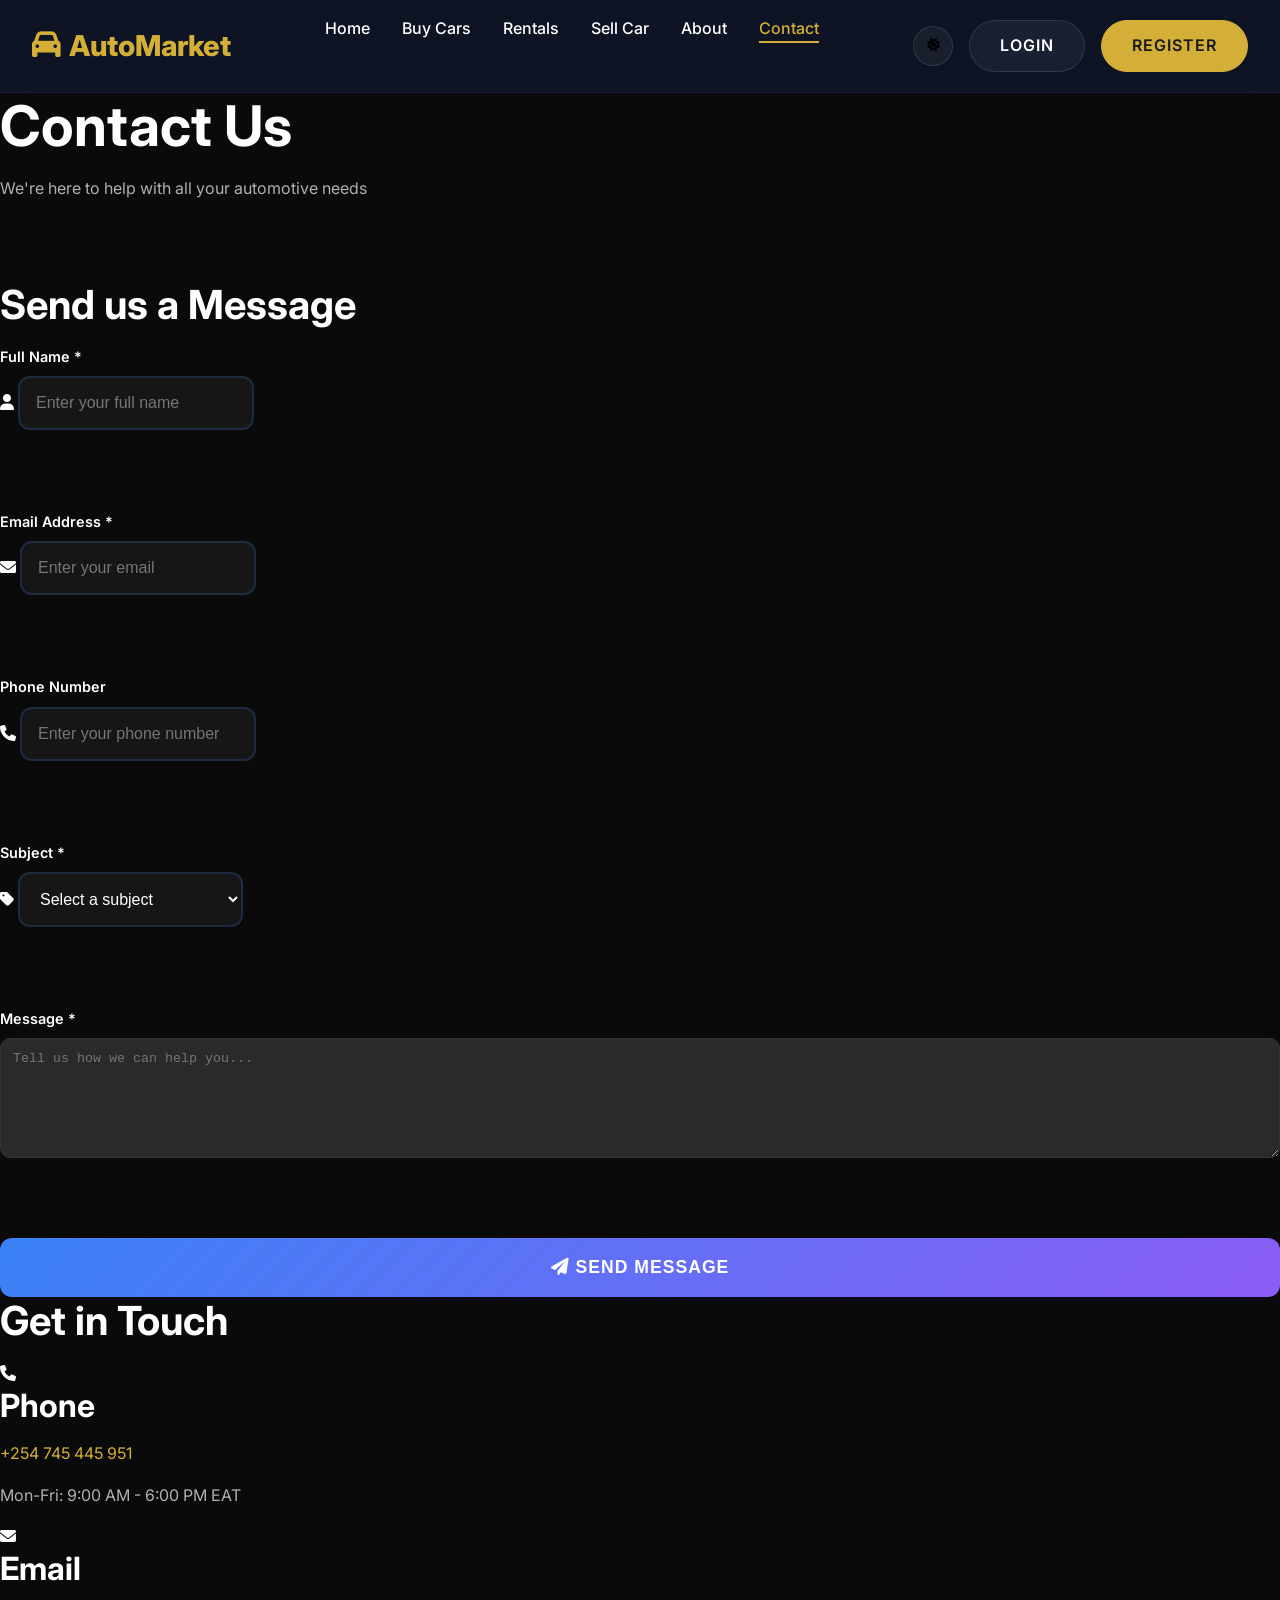
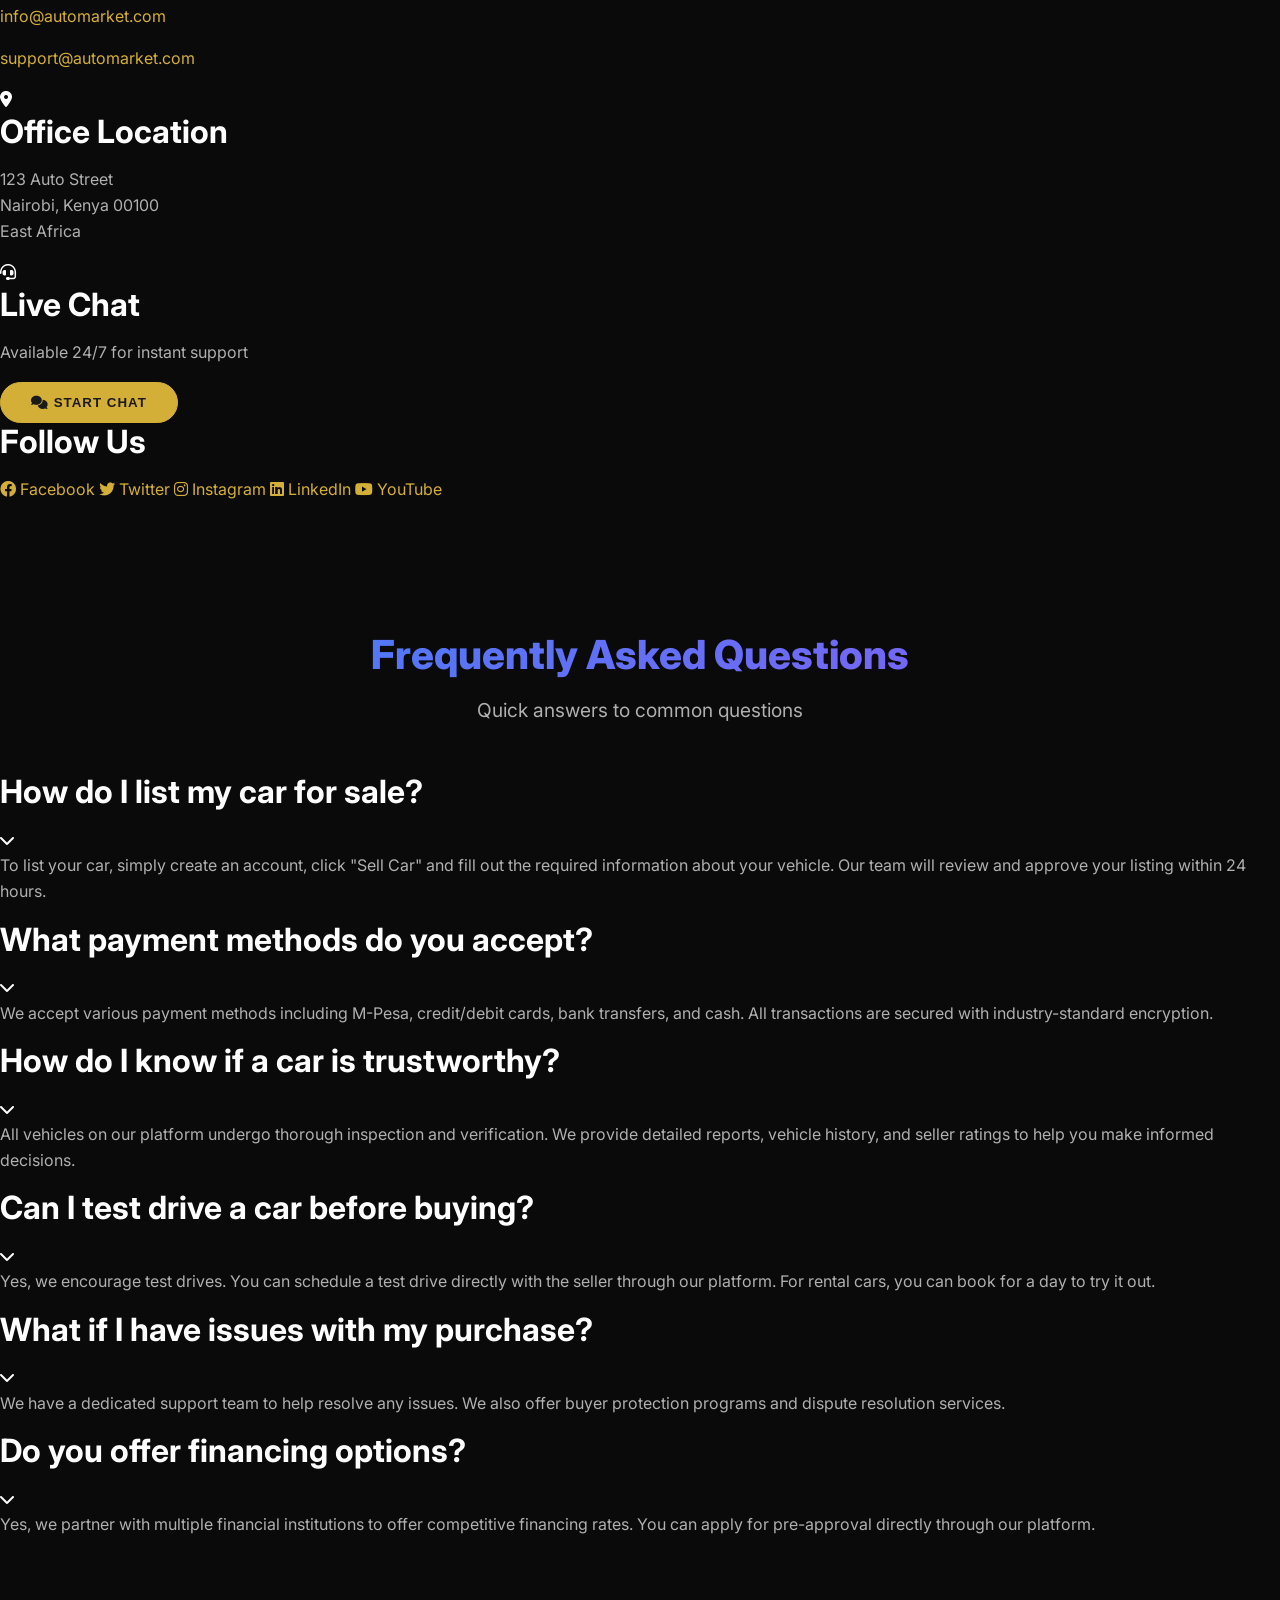
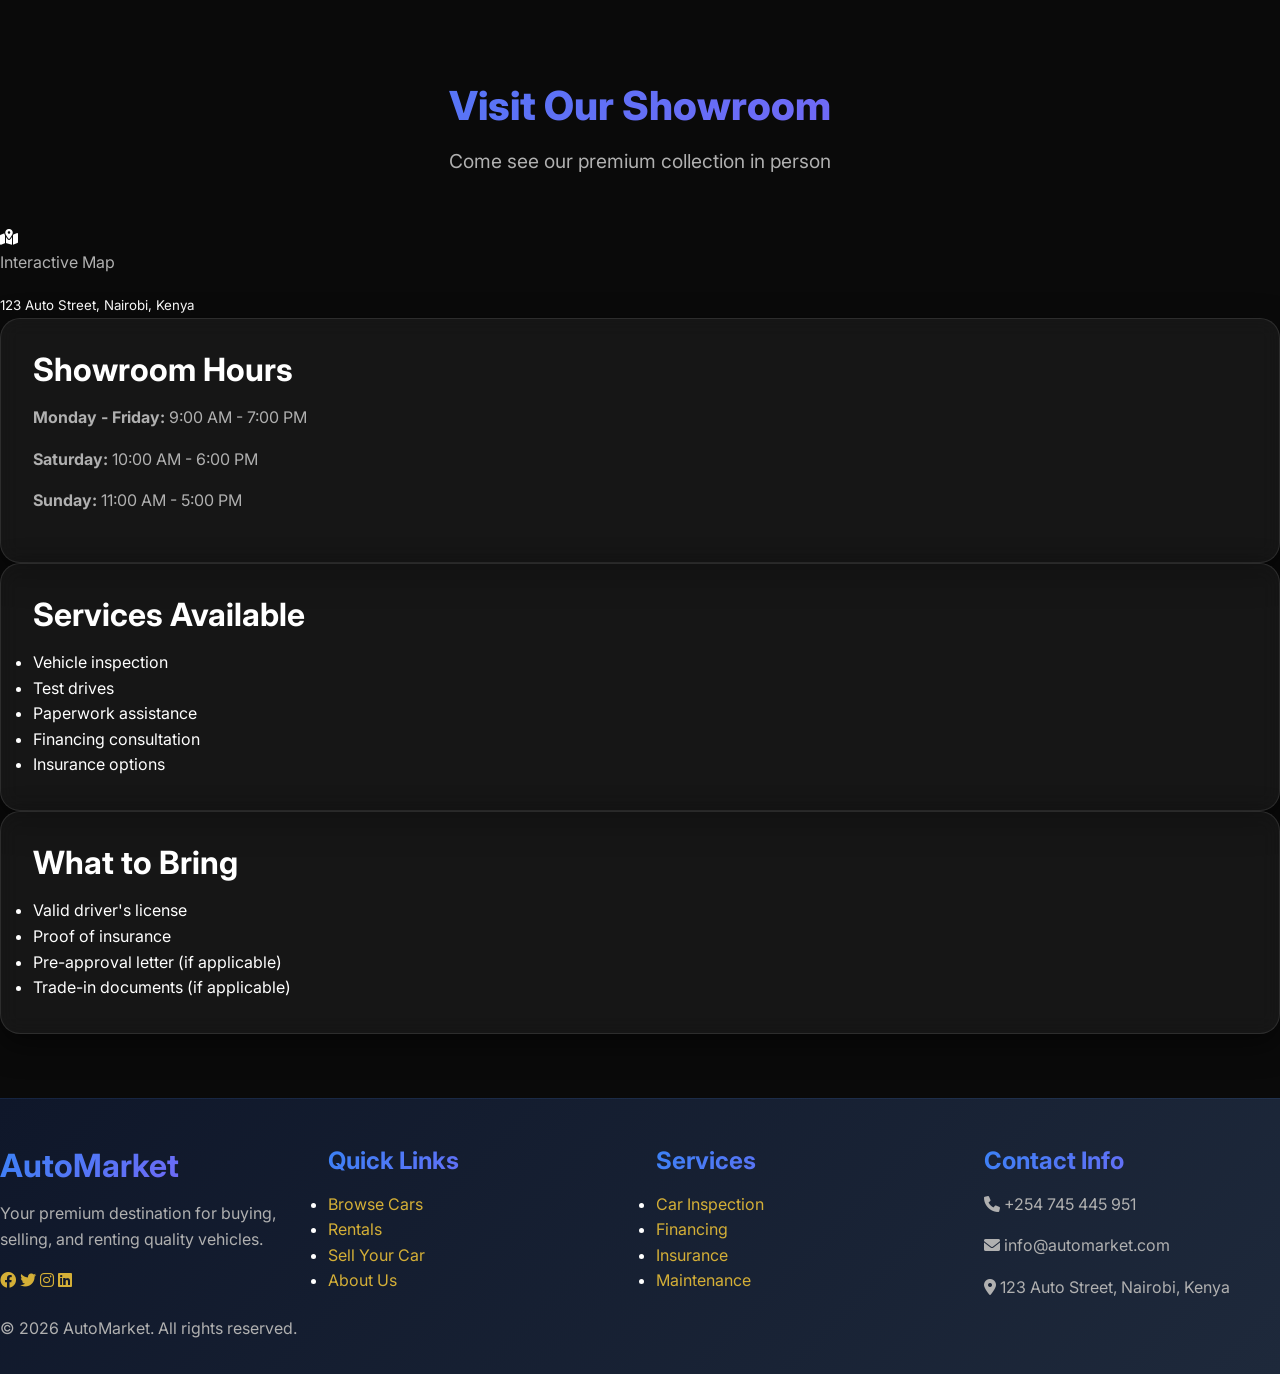
<file: contact.html>
<!DOCTYPE html>
<html lang="en" data-theme="dark">
<head>
    <meta charset="UTF-8">
    <meta name="viewport" content="width=device-width, initial-scale=1.0">
    <title>Contact Us - AutoMarket</title>
    <meta name="description" content="Get in touch with AutoMarket. We're here to help with all your automotive needs.">
    
    <!-- Fonts -->
    <link href="https://fonts.googleapis.com/css2?family=Inter:wght@300;400;500;600;700;800&display=swap" rel="stylesheet">
    
    <!-- Font Awesome -->
    <link rel="stylesheet" href="https://cdnjs.cloudflare.com/ajax/libs/font-awesome/6.0.0/css/all.min.css">
    
    <!-- CSS -->
    <link rel="stylesheet" href="assets/css/style.css">
    <link rel="stylesheet" href="assets/css/enhanced-styles.css">
</head>
<body>
    <!-- Navigation -->
    <nav class="navbar">
        <div class="nav-container">
            <a href="index.html" class="logo">
                <i class="fas fa-car"></i>
                AutoMarket
            </a>
            
            <ul class="nav-menu">
                <li><a href="index.html" class="nav-link">Home</a></li>
                <li><a href="browse-cars.html" class="nav-link">Buy Cars</a></li>
                <li><a href="rentals.html" class="nav-link">Rentals</a></li>
                <li><a href="sell-car.html" class="nav-link">Sell Car</a></li>
                <li><a href="about.html" class="nav-link">About</a></li>
                <li><a href="contact.html" class="nav-link active">Contact</a></li>
            </ul>
            
            <div class="nav-actions">
                <button class="theme-toggle" id="theme-toggle">
                    <i class="fas fa-moon"></i>
                </button>
                
                <a href="login.php" class="glass-button">Login</a>
                <a href="register-simple.php" class="glass-button primary">Register</a>
               <!-- <a href="admin/dashboard.php" class="glass-button">
                    <i class="fas fa-tachometer-alt"></i> Dashboard
                </a>-->
            </div>
        </div>
    </nav>

    <!-- Page Header -->
    <section class="page-header">
        <div class="container">
            <div class="page-header-content">
                <h1>Contact Us</h1>
                <p>We're here to help with all your automotive needs</p>
            </div>
        </div>
    </section>

    <!-- Contact Content -->
    <section class="section">
        <div class="container">
            <div class="contact-grid">
                <!-- Contact Form -->
                <div class="contact-form-section animate-fadeInUp">
                    <h2>Send us a Message</h2>
                    
                    <form class="contact-form">
                        <div class="form-row">
                            <div class="form-group">
                                <label for="name" class="form-label">Full Name *</label>
                                <div class="input-group">
                                    <i class="fas fa-user"></i>
                                    <input type="text" id="name" name="name" class="form-input" required 
                                           placeholder="Enter your full name">
                                </div>
                            </div>
                            
                            <div class="form-group">
                                <label for="email" class="form-label">Email Address *</label>
                                <div class="input-group">
                                    <i class="fas fa-envelope"></i>
                                    <input type="email" id="email" name="email" class="form-input" required 
                                           placeholder="Enter your email">
                                </div>
                            </div>
                        </div>
                        
                        <div class="form-row">
                            <div class="form-group">
                                <label for="phone" class="form-label">Phone Number</label>
                                <div class="input-group">
                                    <i class="fas fa-phone"></i>
                                    <input type="tel" id="phone" name="phone" class="form-input" 
                                           placeholder="Enter your phone number">
                                </div>
                            </div>
                            
                            <div class="form-group">
                                <label for="subject" class="form-label">Subject *</label>
                                <div class="input-group">
                                    <i class="fas fa-tag"></i>
                                    <select id="subject" name="subject" class="form-select" required>
                                        <option value="">Select a subject</option>
                                        <option value="general">General Inquiry</option>
                                        <option value="support">Technical Support</option>
                                        <option value="billing">Billing Question</option>
                                        <option value="partnership">Partnership Opportunity</option>
                                        <option value="complaint">Complaint</option>
                                        <option value="other">Other</option>
                                    </select>
                                </div>
                            </div>
                        </div>
                        
                        <div class="form-group">
                            <label for="message" class="form-label">Message *</label>
                            <textarea id="message" name="message" class="form-textarea" rows="6" required 
                                      placeholder="Tell us how we can help you..."></textarea>
                        </div>
                        
                        <button type="submit" class="form-submit">
                            <i class="fas fa-paper-plane"></i> Send Message
                        </button>
                    </form>
                </div>
                
                <!-- Contact Information -->
                <div class="contact-info-section animate-fadeInUp">
                    <h2>Get in Touch</h2>
                    
                    <div class="contact-methods">
                        <div class="contact-method">
                            <div class="contact-icon">
                                <i class="fas fa-phone"></i>
                            </div>
                            <div class="contact-details">
                                <h3>Phone</h3>
                                <p><a href="tel:+254745445951">+254 745 445 951</a></p>
                                <p>Mon-Fri: 9:00 AM - 6:00 PM EAT</p>
                            </div>
                        </div>
                        
                        <div class="contact-method">
                            <div class="contact-icon">
                                <i class="fas fa-envelope"></i>
                            </div>
                            <div class="contact-details">
                                <h3>Email</h3>
                                <p><a href="mailto:info@automarket.com">info@automarket.com</a></p>
                                <p><a href="mailto:support@automarket.com">support@automarket.com</a></p>
                            </div>
                        </div>
                        
                        <div class="contact-method">
                            <div class="contact-icon">
                                <i class="fas fa-map-marker-alt"></i>
                            </div>
                            <div class="contact-details">
                                <h3>Office Location</h3>
                                <p>123 Auto Street<br>
                                Nairobi, Kenya 00100<br>
                                East Africa</p>
                            </div>
                        </div>
                        
                        <div class="contact-method">
                            <div class="contact-icon">
                                <i class="fas fa-headset"></i>
                            </div>
                            <div class="contact-details">
                                <h3>Live Chat</h3>
                                <p>Available 24/7 for instant support</p>
                                <button class="glass-button primary" onclick="showChatInfo()">
                                    <i class="fas fa-comments"></i> Start Chat
                                </button>
                            </div>
                        </div>
                    </div>
                    
                    <!-- Social Media -->
                    <div class="social-section">
                        <h3>Follow Us</h3>
                        <div class="social-links">
                            <a href="#" class="social-link">
                                <i class="fab fa-facebook"></i>
                                <span>Facebook</span>
                            </a>
                            <a href="#" class="social-link">
                                <i class="fab fa-twitter"></i>
                                <span>Twitter</span>
                            </a>
                            <a href="#" class="social-link">
                                <i class="fab fa-instagram"></i>
                                <span>Instagram</span>
                            </a>
                            <a href="#" class="social-link">
                                <i class="fab fa-linkedin"></i>
                                <span>LinkedIn</span>
                            </a>
                            <a href="#" class="social-link">
                                <i class="fab fa-youtube"></i>
                                <span>YouTube</span>
                            </a>
                        </div>
                    </div>
                </div>
            </div>
        </div>
    </section>

    <!-- FAQ Section -->
    <section class="section bg-light">
        <div class="container">
            <div class="section-header">
                <h2>Frequently Asked Questions</h2>
                <p>Quick answers to common questions</p>
            </div>
            
            <div class="faq-grid">
                <div class="faq-item animate-fadeInUp">
                    <div class="faq-question">
                        <h3>How do I list my car for sale?</h3>
                        <i class="fas fa-chevron-down"></i>
                    </div>
                    <div class="faq-answer">
                        <p>To list your car, simply create an account, click "Sell Car" and fill out the required information about your vehicle. Our team will review and approve your listing within 24 hours.</p>
                    </div>
                </div>
                
                <div class="faq-item animate-fadeInUp">
                    <div class="faq-question">
                        <h3>What payment methods do you accept?</h3>
                        <i class="fas fa-chevron-down"></i>
                    </div>
                    <div class="faq-answer">
                        <p>We accept various payment methods including M-Pesa, credit/debit cards, bank transfers, and cash. All transactions are secured with industry-standard encryption.</p>
                    </div>
                </div>
                
                <div class="faq-item animate-fadeInUp">
                    <div class="faq-question">
                        <h3>How do I know if a car is trustworthy?</h3>
                        <i class="fas fa-chevron-down"></i>
                    </div>
                    <div class="faq-answer">
                        <p>All vehicles on our platform undergo thorough inspection and verification. We provide detailed reports, vehicle history, and seller ratings to help you make informed decisions.</p>
                    </div>
                </div>
                
                <div class="faq-item animate-fadeInUp">
                    <div class="faq-question">
                        <h3>Can I test drive a car before buying?</h3>
                        <i class="fas fa-chevron-down"></i>
                    </div>
                    <div class="faq-answer">
                        <p>Yes, we encourage test drives. You can schedule a test drive directly with the seller through our platform. For rental cars, you can book for a day to try it out.</p>
                    </div>
                </div>
                
                <div class="faq-item animate-fadeInUp">
                    <div class="faq-question">
                        <h3>What if I have issues with my purchase?</h3>
                        <i class="fas fa-chevron-down"></i>
                    </div>
                    <div class="faq-answer">
                        <p>We have a dedicated support team to help resolve any issues. We also offer buyer protection programs and dispute resolution services.</p>
                    </div>
                </div>
                
                <div class="faq-item animate-fadeInUp">
                    <div class="faq-question">
                        <h3>Do you offer financing options?</h3>
                        <i class="fas fa-chevron-down"></i>
                    </div>
                    <div class="faq-answer">
                        <p>Yes, we partner with multiple financial institutions to offer competitive financing rates. You can apply for pre-approval directly through our platform.</p>
                    </div>
                </div>
            </div>
        </div>
    </section>

    <!-- Map Section -->
    <section class="section">
        <div class="container">
            <div class="section-header">
                <h2>Visit Our Showroom</h2>
                <p>Come see our premium collection in person</p>
            </div>
            
            <div class="map-container">
                <div class="map-placeholder">
                    <i class="fas fa-map-marked-alt"></i>
                    <p>Interactive Map</p>
                    <small>123 Auto Street, Nairobi, Kenya</small>
                </div>
            </div>
            
            <div class="showroom-info">
                <div class="info-grid">
                    <div class="info-card glass-card">
                        <h3>Showroom Hours</h3>
                        <p><strong>Monday - Friday:</strong> 9:00 AM - 7:00 PM</p>
                        <p><strong>Saturday:</strong> 10:00 AM - 6:00 PM</p>
                        <p><strong>Sunday:</strong> 11:00 AM - 5:00 PM</p>
                    </div>
                    
                    <div class="info-card glass-card">
                        <h3>Services Available</h3>
                        <ul>
                            <li>Vehicle inspection</li>
                            <li>Test drives</li>
                            <li>Paperwork assistance</li>
                            <li>Financing consultation</li>
                            <li>Insurance options</li>
                        </ul>
                    </div>
                    
                    <div class="info-card glass-card">
                        <h3>What to Bring</h3>
                        <ul>
                            <li>Valid driver's license</li>
                            <li>Proof of insurance</li>
                            <li>Pre-approval letter (if applicable)</li>
                            <li>Trade-in documents (if applicable)</li>
                        </ul>
                    </div>
                </div>
            </div>
        </div>
    </section>

    <!-- Footer -->
    <footer class="footer">
        <div class="container">
            <div class="footer-grid">
                <div class="footer-section">
                    <h3>AutoMarket</h3>
                    <p>Your premium destination for buying, selling, and renting quality vehicles.</p>
                    <div class="social-links">
                        <a href="#"><i class="fab fa-facebook"></i></a>
                        <a href="#"><i class="fab fa-twitter"></i></a>
                        <a href="#"><i class="fab fa-instagram"></i></a>
                        <a href="#"><i class="fab fa-linkedin"></i></a>
                    </div>
                </div>
                
                <div class="footer-section">
                    <h4>Quick Links</h4>
                    <ul>
                        <li><a href="browse-cars.html">Browse Cars</a></li>
                        <li><a href="rentals.html">Rentals</a></li>
                        <li><a href="sell-car.html">Sell Your Car</a></li>
                        <li><a href="about.html">About Us</a></li>
                    </ul>
                </div>
                
                <div class="footer-section">
                    <h4>Services</h4>
                    <ul>
                        <li><a href="#">Car Inspection</a></li>
                        <li><a href="#">Financing</a></li>
                        <li><a href="#">Insurance</a></li>
                        <li><a href="#">Maintenance</a></li>
                    </ul>
                </div>
                
                <div class="footer-section">
                    <h4>Contact Info</h4>
                    <p><i class="fas fa-phone"></i> +254 745 445 951</p>
                    <p><i class="fas fa-envelope"></i> info@automarket.com</p>
                    <p><i class="fas fa-map-marker-alt"></i> 123 Auto Street, Nairobi, Kenya</p>
                </div>
            </div>
            
            <div class="footer-bottom">
                <p>&copy; 2026 AutoMarket. All rights reserved.</p>
            </div>
        </div>
    </footer>

    <!-- JavaScript -->
    <script src="assets/js/script.js"></script>
    
    <script>
        // FAQ Accordion
        document.querySelectorAll('.faq-question').forEach(question => {
            question.addEventListener('click', () => {
                const faqItem = question.parentElement;
                const answer = faqItem.querySelector('.faq-answer');
                const icon = question.querySelector('i');
                
                // Close other FAQs
                document.querySelectorAll('.faq-item').forEach(item => {
                    if (item !== faqItem) {
                        item.querySelector('.faq-answer').style.maxHeight = null;
                        item.querySelector('i').classList.remove('fa-chevron-up');
                        item.querySelector('i').classList.add('fa-chevron-down');
                    }
                });
                
                // Toggle current FAQ
                if (answer.style.maxHeight) {
                    answer.style.maxHeight = null;
                    icon.classList.remove('fa-chevron-up');
                    icon.classList.add('fa-chevron-down');
                } else {
                    answer.style.maxHeight = answer.scrollHeight + 'px';
                    icon.classList.remove('fa-chevron-down');
                    icon.classList.add('fa-chevron-up');
                }
            });
        });
        
        // Show chat info
        function showChatInfo() {
            const message = document.createElement('div');
            message.style.cssText = `
                position: fixed;
                top: 50%;
                left: 50%;
                transform: translate(-50%, -50%);
                background: rgba(0, 0, 0, 0.9);
                color: white;
                padding: 20px;
                border-radius: 10px;
                z-index: 9999;
                text-align: center;
                max-width: 300px;
            `;
            message.innerHTML = `
                <h3>Live Chat Coming Soon!</h3>
                <p>Our live chat feature is under development. Please contact us via phone or email for immediate assistance.</p>
                <div style="margin-top: 15px;">
                    <button onclick="this.parentElement.parentElement.remove()" class="glass-button primary">Got it</button>
                </div>
            `;
            
            document.body.appendChild(message);
            
            // Add backdrop
            const backdrop = document.createElement('div');
            backdrop.style.cssText = `
                position: fixed;
                top: 0;
                left: 0;
                width: 100%;
                height: 100%;
                background: rgba(0, 0, 0, 0.5);
                z-index: 9998;
            `;
            backdrop.onclick = () => {
                document.body.removeChild(message);
                document.body.removeChild(backdrop);
            };
            
            document.body.appendChild(backdrop);
        }
        
        // Theme toggle
        document.getElementById('theme-toggle').addEventListener('click', function() {
            const html = document.documentElement;
            const currentTheme = html.getAttribute('data-theme');
            const newTheme = currentTheme === 'dark' ? 'light' : 'dark';
            html.setAttribute('data-theme', newTheme);
            
            const icon = this.querySelector('i');
            icon.className = newTheme === 'dark' ? 'fas fa-moon' : 'fas fa-sun';
        });
    </script>
</body>
</html>
</file>
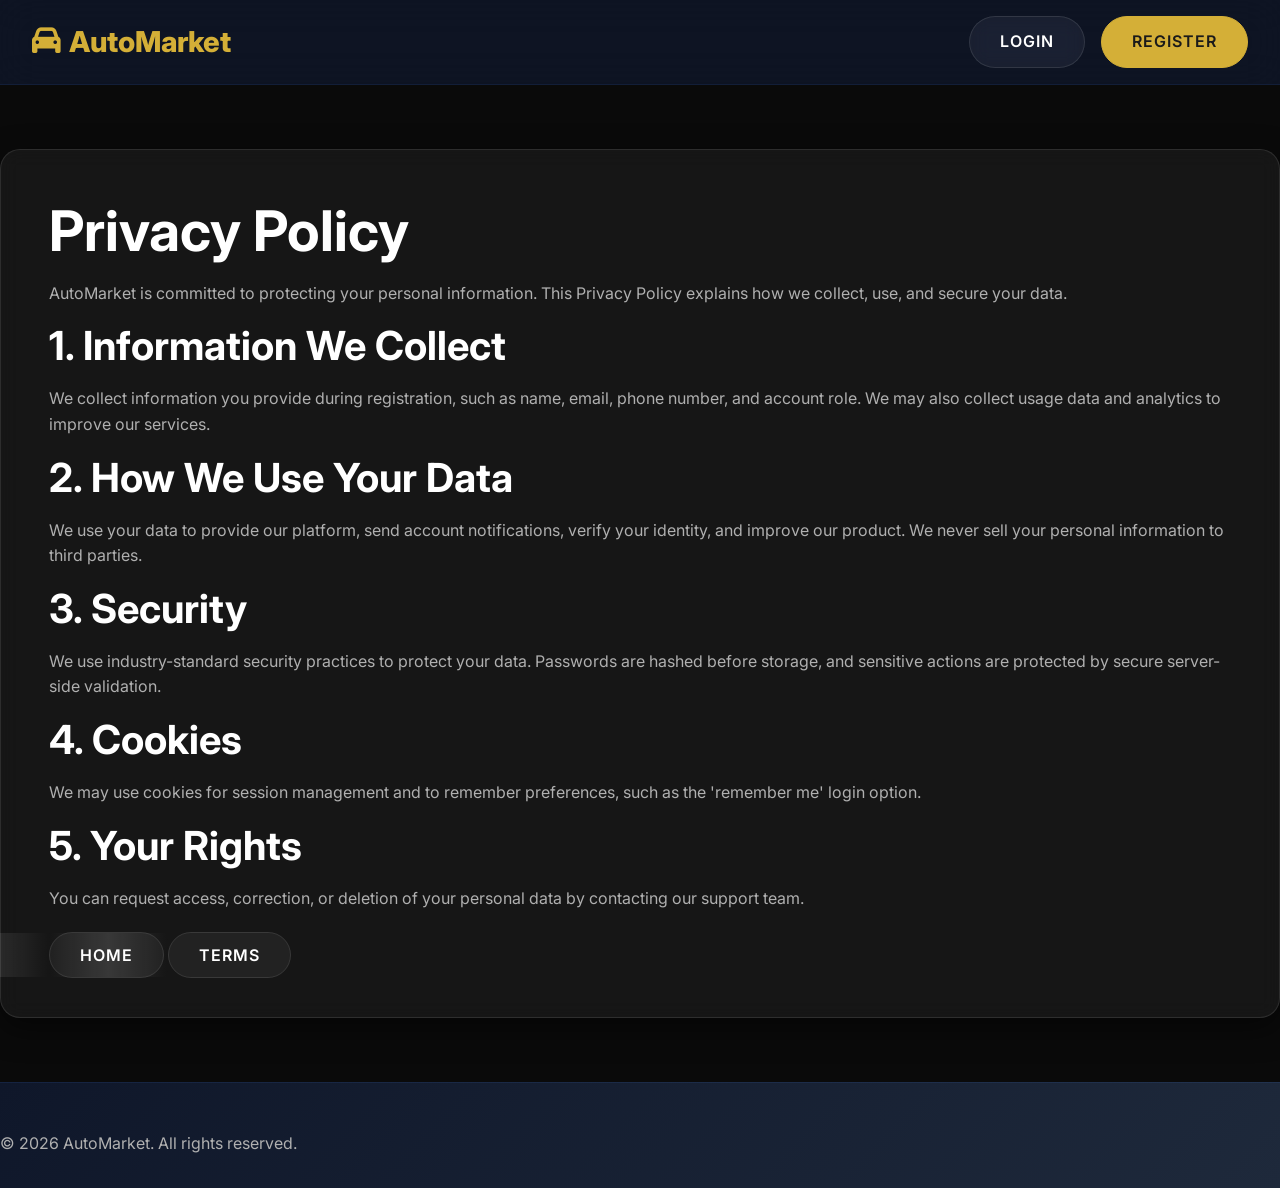
<file: privacy.html>
<!DOCTYPE html>
<html lang="en" data-theme="dark">
<head>
    <meta charset="UTF-8">
    <meta name="viewport" content="width=device-width, initial-scale=1.0">
    <title>Privacy Policy - AutoMarket</title>
    <link href="https://fonts.googleapis.com/css2?family=Inter:wght@300;400;500;600;700;800&display=swap" rel="stylesheet">
    <link rel="stylesheet" href="https://cdnjs.cloudflare.com/ajax/libs/font-awesome/6.0.0/css/all.min.css">
    <link rel="stylesheet" href="assets/css/style.css">
    <link rel="stylesheet" href="assets/css/enhanced-styles.css">
</head>
<body>
    <nav class="navbar">
        <div class="nav-container">
            <a href="index.html" class="logo"><i class="fas fa-car"></i> AutoMarket</a>
            <div class="nav-actions">
                <a href="login.php" class="glass-button">Login</a>
                <a href="register-simple.php" class="glass-button primary">Register</a>
            </div>
        </div>
    </nav>

    <section class="section">
        <div class="container">
            <div class="content-card glass-card" style="padding: 3rem;">
                <h1>Privacy Policy</h1>
                <p>AutoMarket is committed to protecting your personal information. This Privacy Policy explains how we collect, use, and secure your data.</p>
                <h2>1. Information We Collect</h2>
                <p>We collect information you provide during registration, such as name, email, phone number, and account role. We may also collect usage data and analytics to improve our services.</p>
                <h2>2. How We Use Your Data</h2>
                <p>We use your data to provide our platform, send account notifications, verify your identity, and improve our product. We never sell your personal information to third parties.</p>
                <h2>3. Security</h2>
                <p>We use industry-standard security practices to protect your data. Passwords are hashed before storage, and sensitive actions are protected by secure server-side validation.</p>
                <h2>4. Cookies</h2>
                <p>We may use cookies for session management and to remember preferences, such as the 'remember me' login option.</p>
                <h2>5. Your Rights</h2>
                <p>You can request access, correction, or deletion of your personal data by contacting our support team.</p>
                <div class="auth-footer" style="margin-top: 2rem;">
                    <a href="index.html" class="glass-button">Home</a>
                    <a href="terms.html" class="glass-button">Terms</a>
                </div>
            </div>
        </div>
    </section>

    <footer class="footer">
        <div class="container">
            <div class="footer-bottom">
                <p>&copy; 2026 AutoMarket. All rights reserved.</p>
            </div>
        </div>
    </footer>
</body>
</html>
</file>
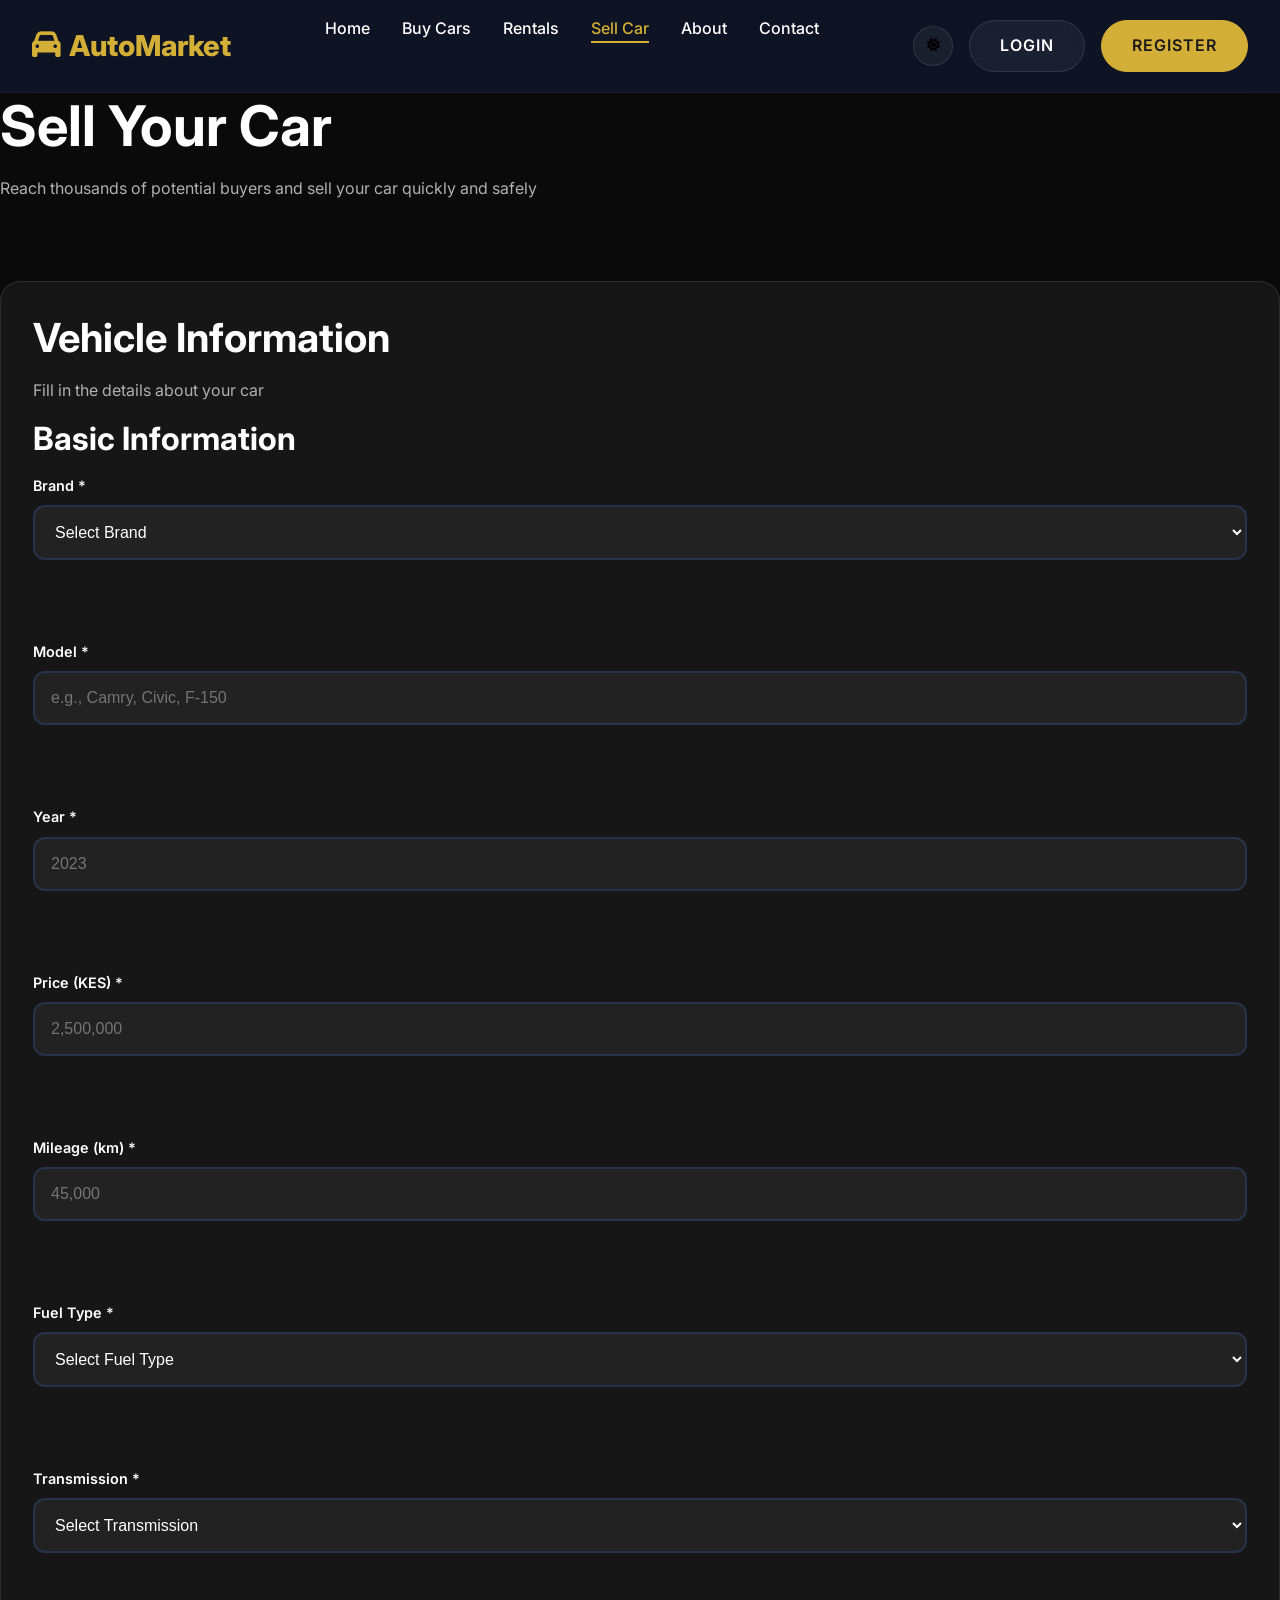
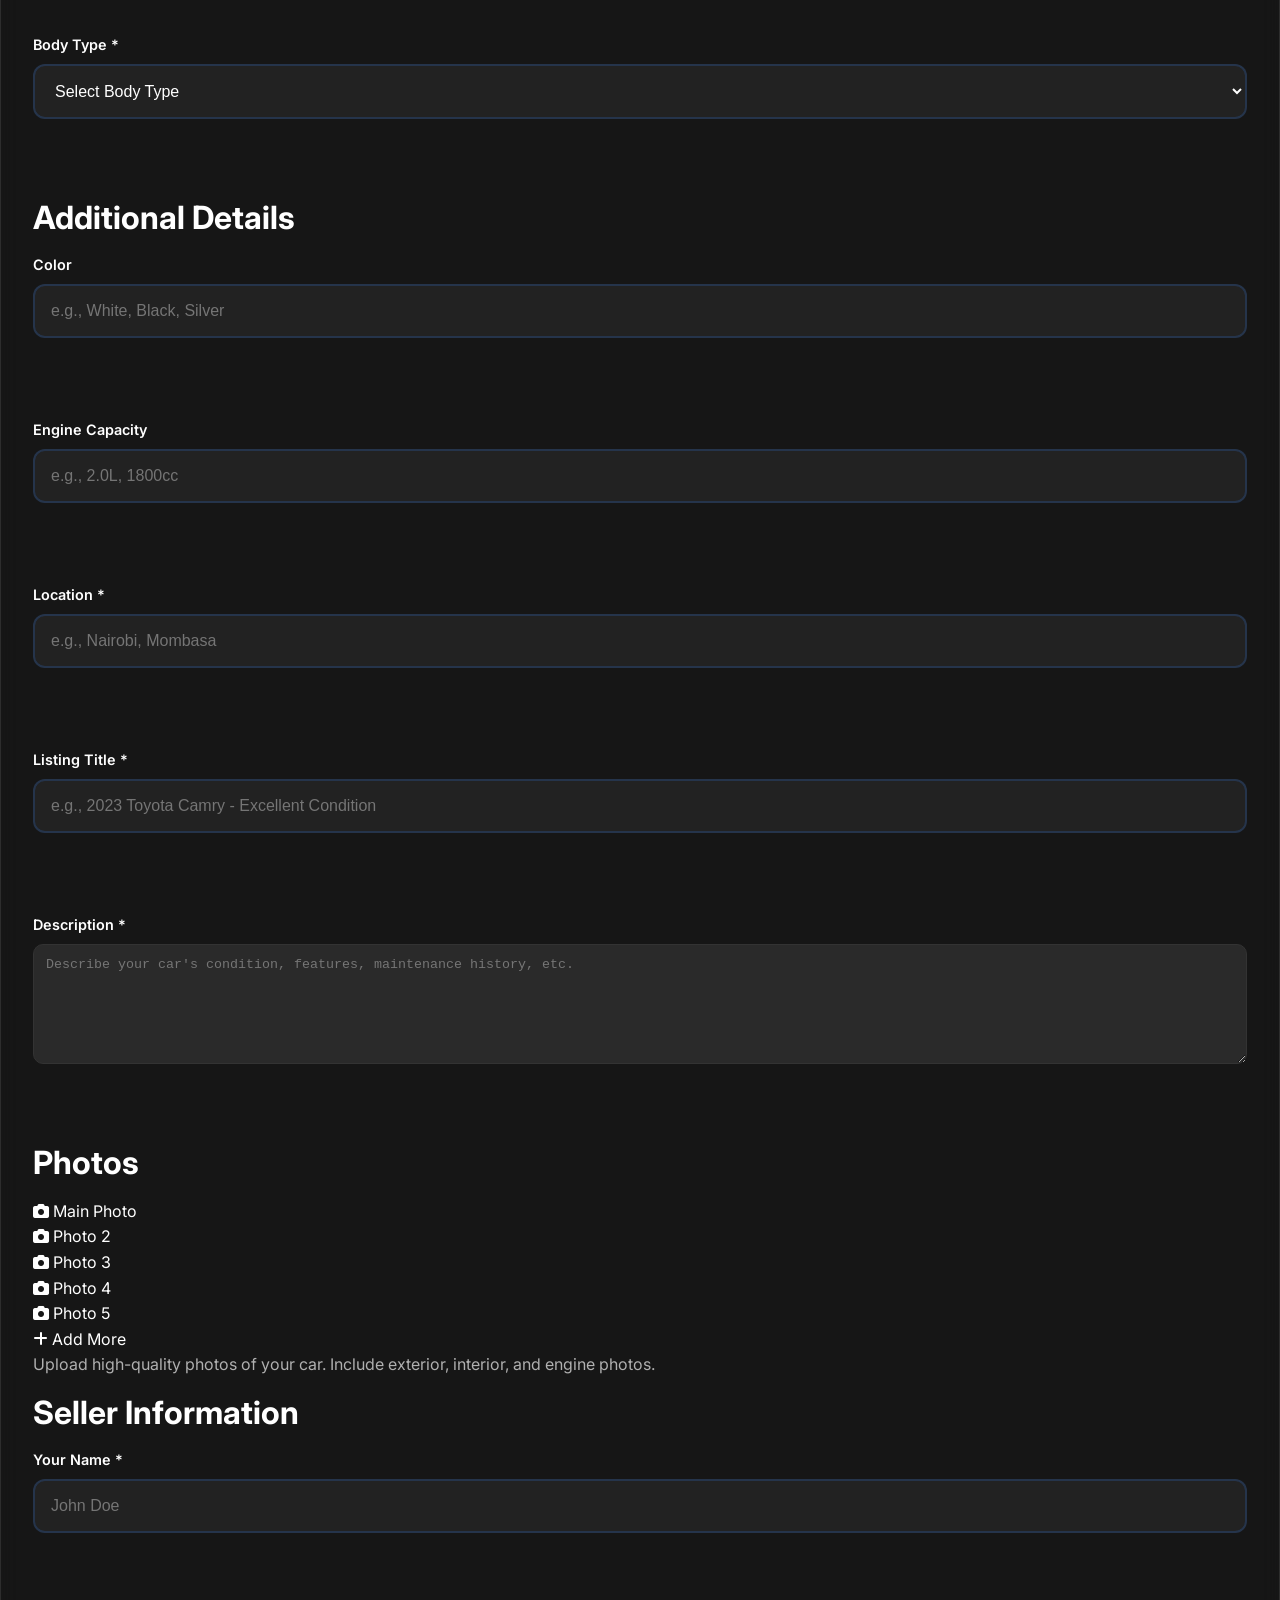
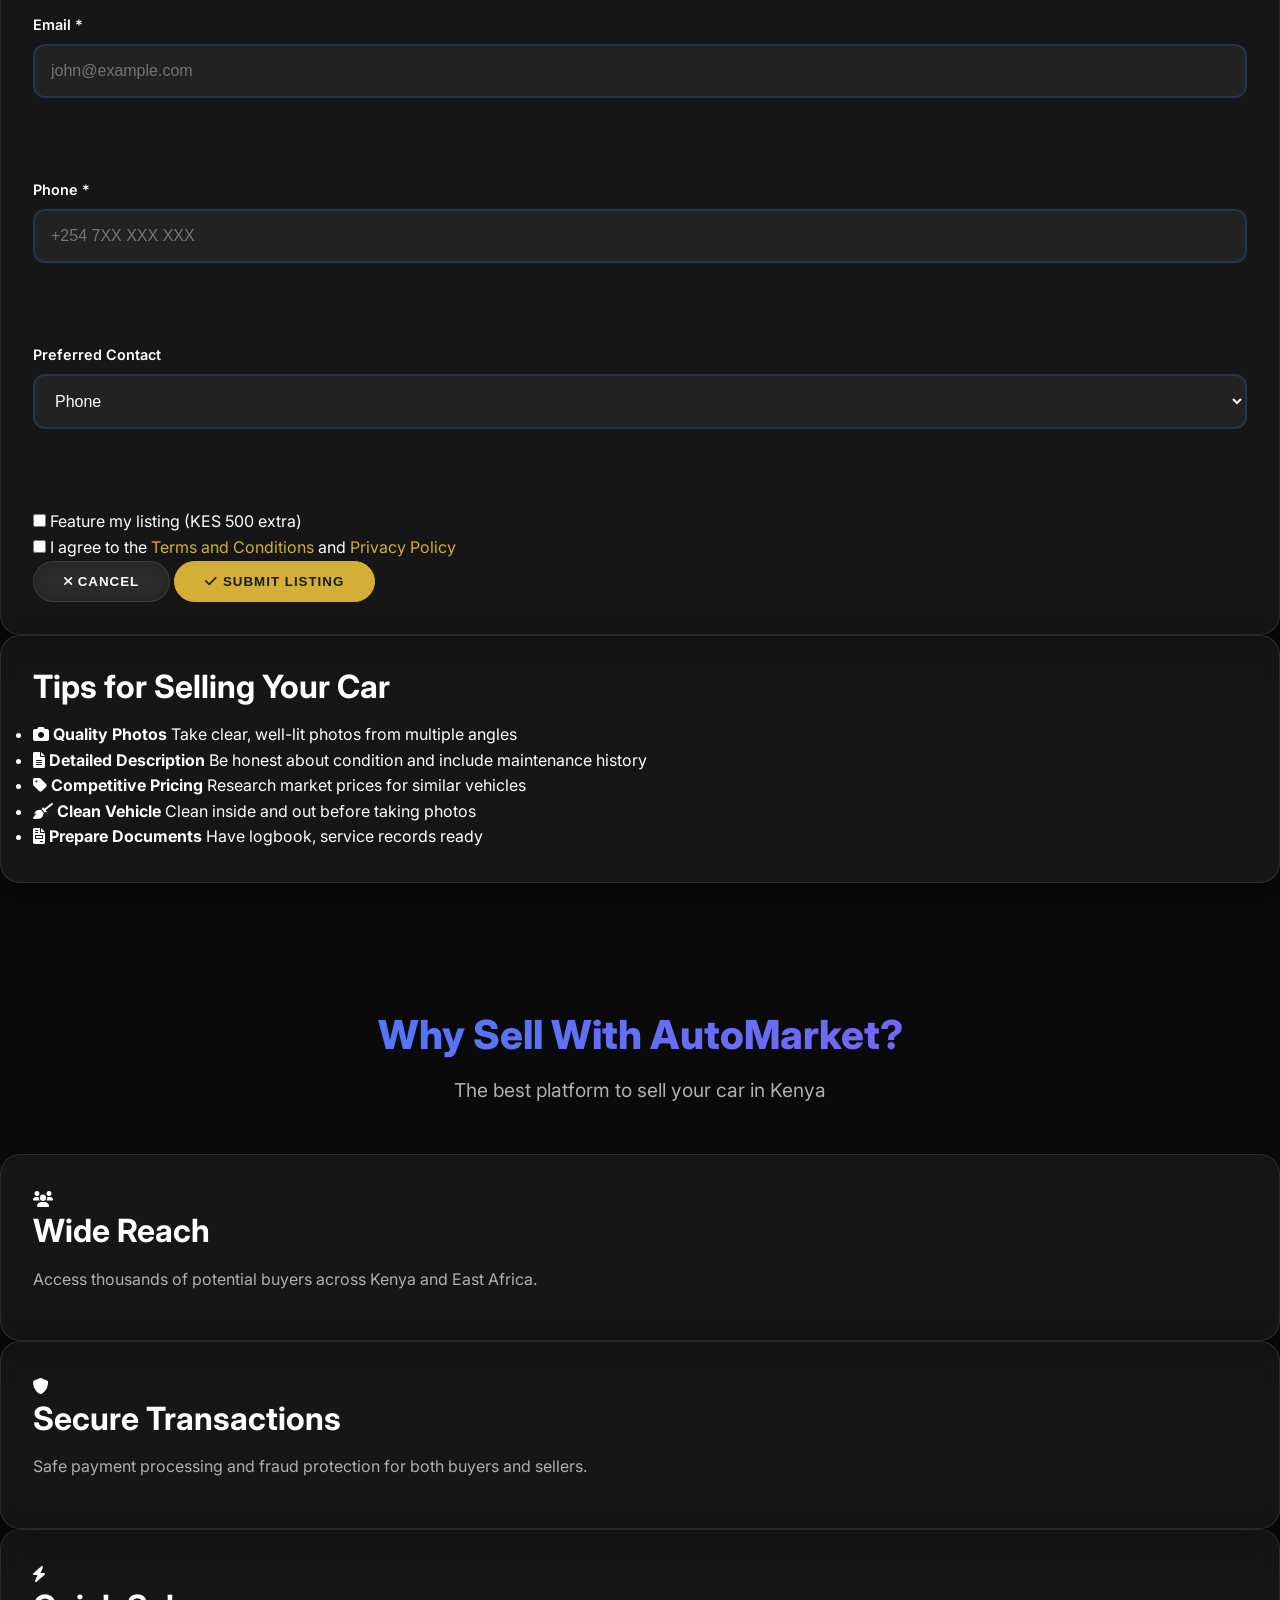
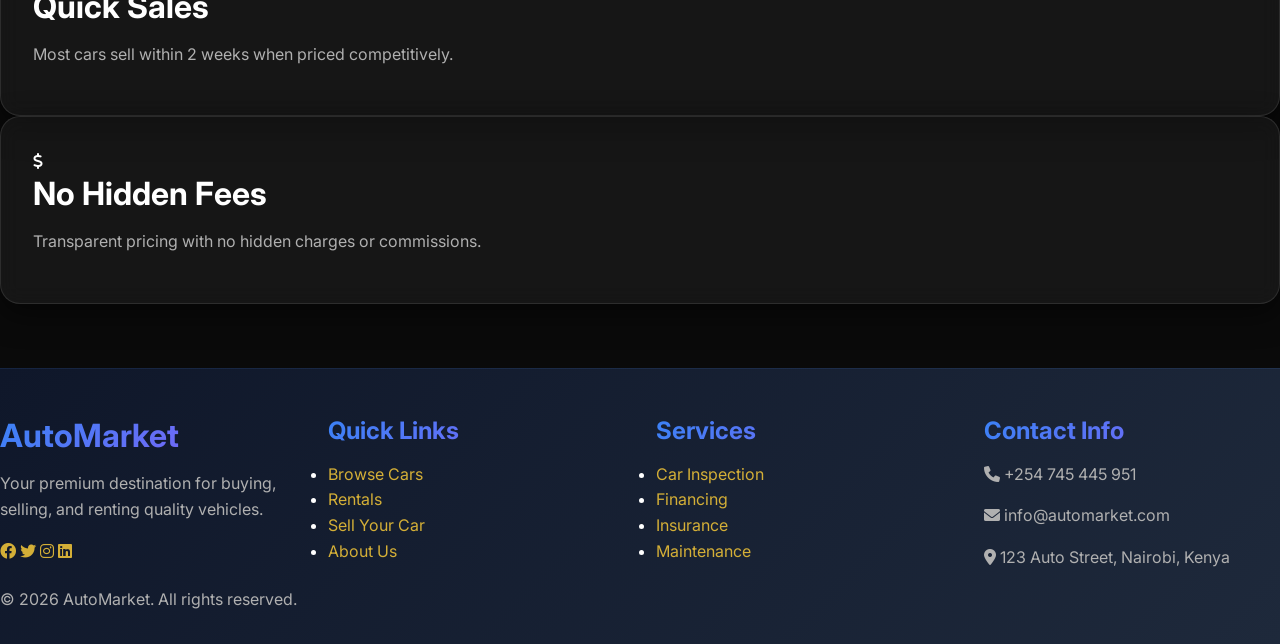
<file: sell-car.html>
<!DOCTYPE html>
<html lang="en" data-theme="dark">
<head>
    <meta charset="UTF-8">
    <meta name="viewport" content="width=device-width, initial-scale=1.0">
    <title>Sell Your Car - AutoMarket</title>
    <meta name="description" content="Sell your car quickly and safely on AutoMarket. Reach thousands of potential buyers.">
    
    <!-- Fonts -->
    <link href="https://fonts.googleapis.com/css2?family=Inter:wght@300;400;500;600;700;800&display=swap" rel="stylesheet">
    
    <!-- Font Awesome -->
    <link rel="stylesheet" href="https://cdnjs.cloudflare.com/ajax/libs/font-awesome/6.0.0/css/all.min.css">
    
    <!-- CSS -->
    <link rel="stylesheet" href="assets/css/style.css">
    <link rel="stylesheet" href="assets/css/enhanced-styles.css">
</head>
<body>
    <!-- Navigation -->
    <nav class="navbar">
        <div class="nav-container">
            <a href="index.html" class="logo">
                <i class="fas fa-car"></i>
                AutoMarket
            </a>
            
            <ul class="nav-menu">
                <li><a href="index.html" class="nav-link">Home</a></li>
                <li><a href="browse-cars.html" class="nav-link">Buy Cars</a></li>
                <li><a href="rentals.html" class="nav-link">Rentals</a></li>
                <li><a href="sell-car.html" class="nav-link active">Sell Car</a></li>
                <li><a href="about.html" class="nav-link">About</a></li>
                <li><a href="contact.html" class="nav-link">Contact</a></li>
            </ul>
            
            <div class="nav-actions">
                <button class="theme-toggle" id="theme-toggle">
                    <i class="fas fa-moon"></i>
                </button>
                
                <a href="login.php" class="glass-button">Login</a>
                <a href="register-simple.php" class="glass-button primary">Register</a>
               <!--<a href="admin/dashboard.php" class="glass-button">
                    <i class="fas fa-tachometer-alt"></i> Dashboard
                </a>-->
            </div>
        </div>
    </nav>

    <!-- Page Header -->
    <section class="page-header">
        <div class="container">
            <div class="page-header-content">
                <h1>Sell Your Car</h1>
                <p>Reach thousands of potential buyers and sell your car quickly and safely</p>
            </div>
        </div>
    </section>

    <!-- Sell Car Form -->
    <section class="section">
        <div class="container">
            <div class="sell-form-container">
                <div class="sell-form-card glass-card animate-fadeInUp">
                    <div class="form-header">
                        <h2>Vehicle Information</h2>
                        <p>Fill in the details about your car</p>
                    </div>
                    
                    <form class="sell-form">
                        <div class="form-section">
                            <h3>Basic Information</h3>
                            <div class="form-row">
                                <div class="form-group">
                                    <label for="brand" class="form-label">Brand *</label>
                                    <select id="brand" class="form-select" required>
                                        <option value="">Select Brand</option>
                                        <option value="toyota">Toyota</option>
                                        <option value="honda">Honda</option>
                                        <option value="ford">Ford</option>
                                        <option value="bmw">BMW</option>
                                        <option value="mercedes">Mercedes-Benz</option>
                                        <option value="audi">Audi</option>
                                        <option value="tesla">Tesla</option>
                                        <option value="nissan">Nissan</option>
                                    </select>
                                </div>
                                
                                <div class="form-group">
                                    <label for="model" class="form-label">Model *</label>
                                    <input type="text" id="model" class="form-input" required placeholder="e.g., Camry, Civic, F-150">
                                </div>
                            </div>
                            
                            <div class="form-row">
                                <div class="form-group">
                                    <label for="year" class="form-label">Year *</label>
                                    <input type="number" id="year" class="form-input" required min="1990" max="2026" placeholder="2023">
                                </div>
                                
                                <div class="form-group">
                                    <label for="price" class="form-label">Price (KES) *</label>
                                    <input type="number" id="price" class="form-input" required min="0" placeholder="2,500,000">
                                </div>
                            </div>
                            
                            <div class="form-row">
                                <div class="form-group">
                                    <label for="mileage" class="form-label">Mileage (km) *</label>
                                    <input type="number" id="mileage" class="form-input" required min="0" placeholder="45,000">
                                </div>
                                
                                <div class="form-group">
                                    <label for="fuel_type" class="form-label">Fuel Type *</label>
                                    <select id="fuel_type" class="form-select" required>
                                        <option value="">Select Fuel Type</option>
                                        <option value="petrol">Petrol</option>
                                        <option value="diesel">Diesel</option>
                                        <option value="electric">Electric</option>
                                        <option value="hybrid">Hybrid</option>
                                        <option value="lpg">LPG</option>
                                    </select>
                                </div>
                            </div>
                            
                            <div class="form-row">
                                <div class="form-group">
                                    <label for="transmission" class="form-label">Transmission *</label>
                                    <select id="transmission" class="form-select" required>
                                        <option value="">Select Transmission</option>
                                        <option value="manual">Manual</option>
                                        <option value="automatic">Automatic</option>
                                        <option value="cvt">CVT</option>
                                    </select>
                                </div>
                                
                                <div class="form-group">
                                    <label for="body_type" class="form-label">Body Type *</label>
                                    <select id="body_type" class="form-select" required>
                                        <option value="">Select Body Type</option>
                                        <option value="sedan">Sedan</option>
                                        <option value="suv">SUV</option>
                                        <option value="hatchback">Hatchback</option>
                                        <option value="coupe">Coupe</option>
                                        <option value="convertible">Convertible</option>
                                        <option value="pickup">Pickup</option>
                                        <option value="van">Van</option>
                                        <option value="wagon">Wagon</option>
                                    </select>
                                </div>
                            </div>
                        </div>
                        
                        <div class="form-section">
                            <h3>Additional Details</h3>
                            <div class="form-row">
                                <div class="form-group">
                                    <label for="color" class="form-label">Color</label>
                                    <input type="text" id="color" class="form-input" placeholder="e.g., White, Black, Silver">
                                </div>
                                
                                <div class="form-group">
                                    <label for="engine_capacity" class="form-label">Engine Capacity</label>
                                    <input type="text" id="engine_capacity" class="form-input" placeholder="e.g., 2.0L, 1800cc">
                                </div>
                            </div>
                            
                            <div class="form-row">
                                <div class="form-group">
                                    <label for="location" class="form-label">Location *</label>
                                    <input type="text" id="location" class="form-input" required placeholder="e.g., Nairobi, Mombasa">
                                </div>
                                
                                <div class="form-group">
                                    <label for="title" class="form-label">Listing Title *</label>
                                    <input type="text" id="title" class="form-input" required placeholder="e.g., 2023 Toyota Camry - Excellent Condition">
                                </div>
                            </div>
                            
                            <div class="form-group full-width">
                                <label for="description" class="form-label">Description *</label>
                                <textarea id="description" class="form-textarea" rows="6" required placeholder="Describe your car's condition, features, maintenance history, etc."></textarea>
                            </div>
                        </div>
                        
                        <div class="form-section">
                            <h3>Photos</h3>
                            <div class="photo-upload-area">
                                <div class="upload-grid">
                                    <div class="upload-slot" onclick="showLoginPrompt()">
                                        <i class="fas fa-camera"></i>
                                        <span>Main Photo</span>
                                    </div>
                                    <div class="upload-slot" onclick="showLoginPrompt()">
                                        <i class="fas fa-camera"></i>
                                        <span>Photo 2</span>
                                    </div>
                                    <div class="upload-slot" onclick="showLoginPrompt()">
                                        <i class="fas fa-camera"></i>
                                        <span>Photo 3</span>
                                    </div>
                                    <div class="upload-slot" onclick="showLoginPrompt()">
                                        <i class="fas fa-camera"></i>
                                        <span>Photo 4</span>
                                    </div>
                                    <div class="upload-slot" onclick="showLoginPrompt()">
                                        <i class="fas fa-camera"></i>
                                        <span>Photo 5</span>
                                    </div>
                                    <div class="upload-slot" onclick="showLoginPrompt()">
                                        <i class="fas fa-plus"></i>
                                        <span>Add More</span>
                                    </div>
                                </div>
                                <p class="upload-hint">Upload high-quality photos of your car. Include exterior, interior, and engine photos.</p>
                            </div>
                        </div>
                        
                        <div class="form-section">
                            <h3>Seller Information</h3>
                            <div class="form-row">
                                <div class="form-group">
                                    <label for="seller_name" class="form-label">Your Name *</label>
                                    <input type="text" id="seller_name" class="form-input" required placeholder="John Doe">
                                </div>
                                
                                <div class="form-group">
                                    <label for="seller_email" class="form-label">Email *</label>
                                    <input type="email" id="seller_email" class="form-input" required placeholder="john@example.com">
                                </div>
                            </div>
                            
                            <div class="form-row">
                                <div class="form-group">
                                    <label for="seller_phone" class="form-label">Phone *</label>
                                    <input type="tel" id="seller_phone" class="form-input" required placeholder="+254 7XX XXX XXX">
                                </div>
                                
                                <div class="form-group">
                                    <label for="preferred_contact" class="form-label">Preferred Contact</label>
                                    <select id="preferred_contact" class="form-select">
                                        <option value="phone">Phone</option>
                                        <option value="email">Email</option>
                                        <option value="whatsapp">WhatsApp</option>
                                    </select>
                                </div>
                            </div>
                        </div>
                        
                        <div class="form-section">
                            <div class="form-options">
                                <label class="checkbox-label">
                                    <input type="checkbox" id="featured_listing">
                                    <span class="checkmark"></span>
                                    Feature my listing (KES 500 extra)
                                </label>
                            </div>
                            
                            <div class="form-options">
                                <label class="checkbox-label">
                                    <input type="checkbox" id="terms_agreement" required>
                                    <span class="checkmark"></span>
                                    I agree to the <a href="#" class="link">Terms and Conditions</a> and <a href="#" class="link">Privacy Policy</a>
                                </label>
                            </div>
                        </div>
                        
                        <div class="form-actions">
                            <button type="button" class="glass-button" onclick="window.location.href='index.html'">
                                <i class="fas fa-times"></i> Cancel
                            </button>
                            <button type="submit" class="glass-button primary" onclick="showLoginPrompt()">
                                <i class="fas fa-check"></i> Submit Listing
                            </button>
                        </div>
                    </form>
                </div>
                
                <!-- Selling Tips -->
                <div class="selling-tips glass-card animate-fadeInUp">
                    <h3>Tips for Selling Your Car</h3>
                    <ul class="tips-list">
                        <li>
                            <i class="fas fa-camera"></i>
                            <strong>Quality Photos</strong>
                            Take clear, well-lit photos from multiple angles
                        </li>
                        <li>
                            <i class="fas fa-file-alt"></i>
                            <strong>Detailed Description</strong>
                            Be honest about condition and include maintenance history
                        </li>
                        <li>
                            <i class="fas fa-tag"></i>
                            <strong>Competitive Pricing</strong>
                            Research market prices for similar vehicles
                        </li>
                        <li>
                            <i class="fas fa-broom"></i>
                            <strong>Clean Vehicle</strong>
                            Clean inside and out before taking photos
                        </li>
                        <li>
                            <i class="fas fa-file-invoice"></i>
                            <strong>Prepare Documents</strong>
                            Have logbook, service records ready
                        </li>
                    </ul>
                </div>
            </div>
        </div>
    </section>

    <!-- Benefits Section -->
    <section class="section bg-light">
        <div class="container">
            <div class="section-header">
                <h2>Why Sell With AutoMarket?</h2>
                <p>The best platform to sell your car in Kenya</p>
            </div>
            
            <div class="features-grid">
                <div class="feature-card glass-card animate-fadeInUp">
                    <div class="feature-icon">
                        <i class="fas fa-users"></i>
                    </div>
                    <h3>Wide Reach</h3>
                    <p>Access thousands of potential buyers across Kenya and East Africa.</p>
                </div>
                
                <div class="feature-card glass-card animate-fadeInUp">
                    <div class="feature-icon">
                        <i class="fas fa-shield-alt"></i>
                    </div>
                    <h3>Secure Transactions</h3>
                    <p>Safe payment processing and fraud protection for both buyers and sellers.</p>
                </div>
                
                <div class="feature-card glass-card animate-fadeInUp">
                    <div class="feature-icon">
                        <i class="fas fa-bolt"></i>
                    </div>
                    <h3>Quick Sales</h3>
                    <p>Most cars sell within 2 weeks when priced competitively.</p>
                </div>
                
                <div class="feature-card glass-card animate-fadeInUp">
                    <div class="feature-icon">
                        <i class="fas fa-dollar-sign"></i>
                    </div>
                    <h3>No Hidden Fees</h3>
                    <p>Transparent pricing with no hidden charges or commissions.</p>
                </div>
            </div>
        </div>
    </section>

    <!-- Footer -->
    <footer class="footer">
        <div class="container">
            <div class="footer-grid">
                <div class="footer-section">
                    <h3>AutoMarket</h3>
                    <p>Your premium destination for buying, selling, and renting quality vehicles.</p>
                    <div class="social-links">
                        <a href="#"><i class="fab fa-facebook"></i></a>
                        <a href="#"><i class="fab fa-twitter"></i></a>
                        <a href="#"><i class="fab fa-instagram"></i></a>
                        <a href="#"><i class="fab fa-linkedin"></i></a>
                    </div>
                </div>
                
                <div class="footer-section">
                    <h4>Quick Links</h4>
                    <ul>
                        <li><a href="browse-cars.html">Browse Cars</a></li>
                        <li><a href="rentals.html">Rentals</a></li>
                        <li><a href="sell-car.html">Sell Your Car</a></li>
                        <li><a href="about.html">About Us</a></li>
                    </ul>
                </div>
                
                <div class="footer-section">
                    <h4>Services</h4>
                    <ul>
                        <li><a href="#">Car Inspection</a></li>
                        <li><a href="#">Financing</a></li>
                        <li><a href="#">Insurance</a></li>
                        <li><a href="#">Maintenance</a></li>
                    </ul>
                </div>
                
                <div class="footer-section">
                    <h4>Contact Info</h4>
                    <p><i class="fas fa-phone"></i> +254 745 445 951</p>
                    <p><i class="fas fa-envelope"></i> info@automarket.com</p>
                    <p><i class="fas fa-map-marker-alt"></i> 123 Auto Street, Nairobi, Kenya</p>
                </div>
            </div>
            
            <div class="footer-bottom">
                <p>&copy; 2026 AutoMarket. All rights reserved.</p>
            </div>
        </div>
    </footer>

    <!-- JavaScript -->
    <script src="assets/js/script.js"></script>
    
    <script>
        // Show login prompt for actions that require authentication
        function showLoginPrompt() {
            const message = document.createElement('div');
            message.style.cssText = `
                position: fixed;
                top: 50%;
                left: 50%;
                transform: translate(-50%, -50%);
                background: rgba(0, 0, 0, 0.9);
                color: white;
                padding: 20px;
                border-radius: 10px;
                z-index: 9999;
                text-align: center;
                max-width: 300px;
            `;
            message.innerHTML = `
                <h3>Login Required</h3>
                <p>Please login or register to access this feature.</p>
                <div style="margin-top: 15px;">
                    <button onclick="window.location.href='login.html'" style="margin-right: 10px;" class="glass-button">Login</button>
                    <button onclick="window.location.href='register.html'" class="glass-button primary">Register</button>
                </div>
            `;
            
            document.body.appendChild(message);
            
            // Add backdrop
            const backdrop = document.createElement('div');
            backdrop.style.cssText = `
                position: fixed;
                top: 0;
                left: 0;
                width: 100%;
                height: 100%;
                background: rgba(0, 0, 0, 0.5);
                z-index: 9998;
            `;
            backdrop.onclick = () => {
                document.body.removeChild(message);
                document.body.removeChild(backdrop);
            };
            
            document.body.appendChild(backdrop);
        }
        
        // Theme toggle
        document.getElementById('theme-toggle').addEventListener('click', function() {
            const html = document.documentElement;
            const currentTheme = html.getAttribute('data-theme');
            const newTheme = currentTheme === 'dark' ? 'light' : 'dark';
            html.setAttribute('data-theme', newTheme);
            
            const icon = this.querySelector('i');
            icon.className = newTheme === 'dark' ? 'fas fa-moon' : 'fas fa-sun';
        });
    </script>
</body>
</html>
</file>
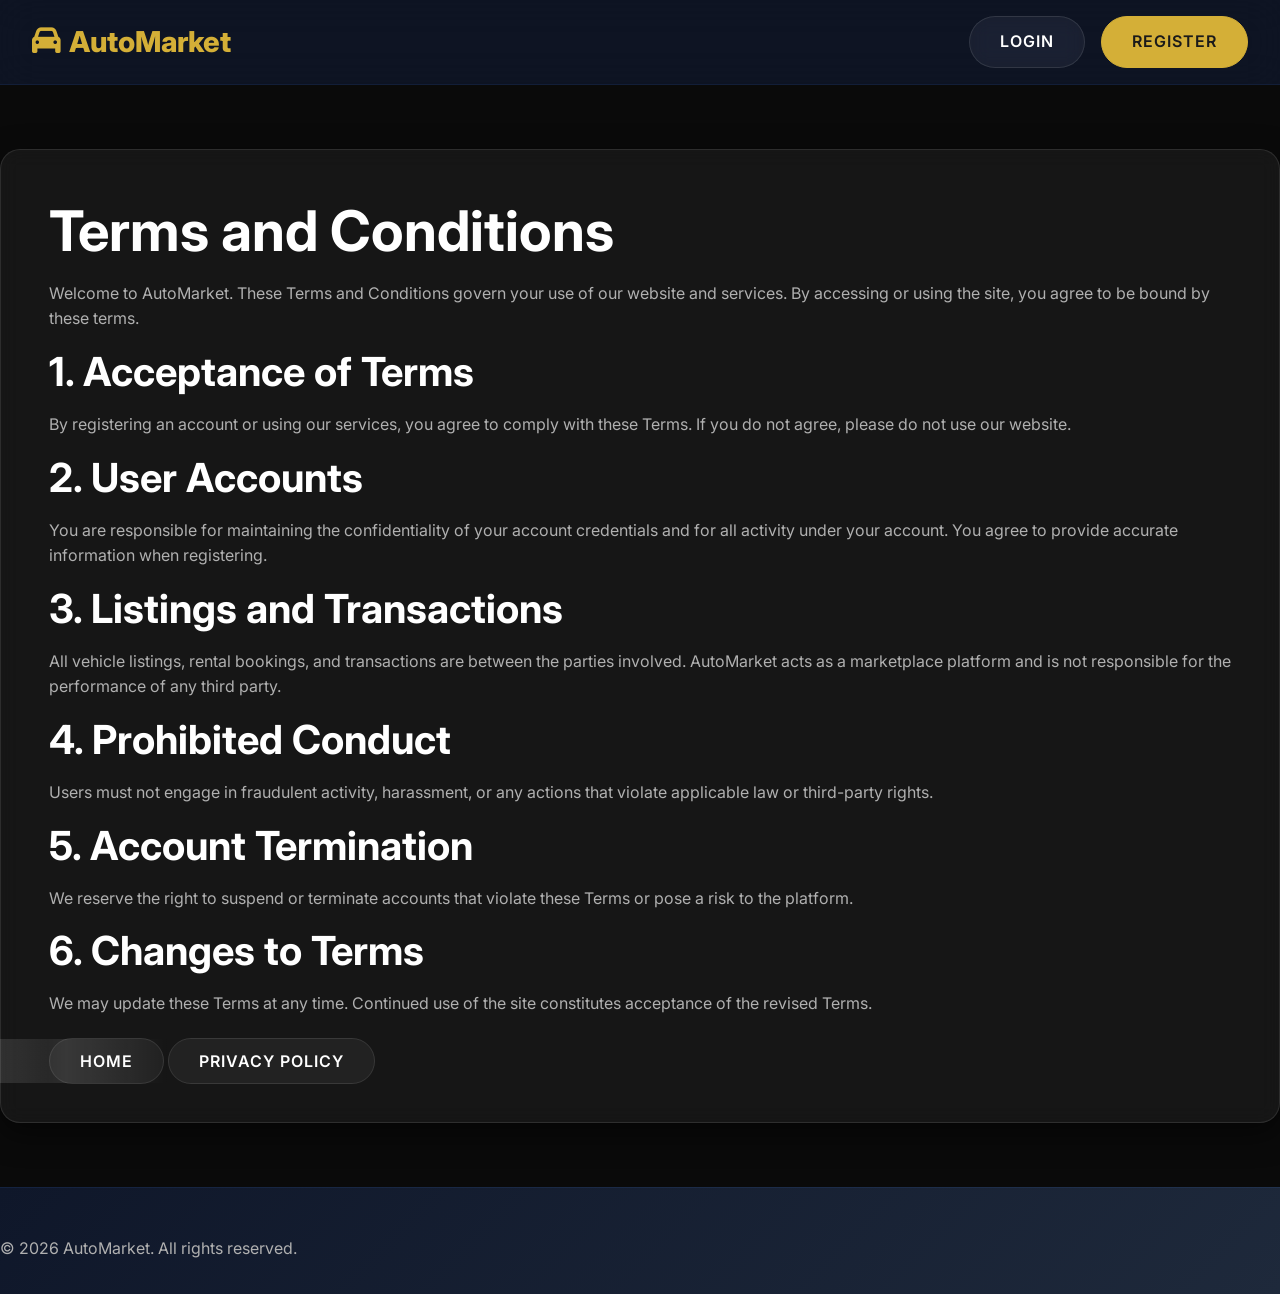
<file: terms.html>
<!DOCTYPE html>
<html lang="en" data-theme="dark">
<head>
    <meta charset="UTF-8">
    <meta name="viewport" content="width=device-width, initial-scale=1.0">
    <title>Terms and Conditions - AutoMarket</title>
    <link href="https://fonts.googleapis.com/css2?family=Inter:wght@300;400;500;600;700;800&display=swap" rel="stylesheet">
    <link rel="stylesheet" href="https://cdnjs.cloudflare.com/ajax/libs/font-awesome/6.0.0/css/all.min.css">
    <link rel="stylesheet" href="assets/css/style.css">
    <link rel="stylesheet" href="assets/css/enhanced-styles.css">
</head>
<body>
    <nav class="navbar">
        <div class="nav-container">
            <a href="index.html" class="logo"><i class="fas fa-car"></i> AutoMarket</a>
            <div class="nav-actions">
                <a href="login.php" class="glass-button">Login</a>
                <a href="register-simple.php" class="glass-button primary">Register</a>
            </div>
        </div>
    </nav>

    <section class="section">
        <div class="container">
            <div class="content-card glass-card" style="padding: 3rem;">
                <h1>Terms and Conditions</h1>
                <p>Welcome to AutoMarket. These Terms and Conditions govern your use of our website and services. By accessing or using the site, you agree to be bound by these terms.</p>
                <h2>1. Acceptance of Terms</h2>
                <p>By registering an account or using our services, you agree to comply with these Terms. If you do not agree, please do not use our website.</p>
                <h2>2. User Accounts</h2>
                <p>You are responsible for maintaining the confidentiality of your account credentials and for all activity under your account. You agree to provide accurate information when registering.</p>
                <h2>3. Listings and Transactions</h2>
                <p>All vehicle listings, rental bookings, and transactions are between the parties involved. AutoMarket acts as a marketplace platform and is not responsible for the performance of any third party.</p>
                <h2>4. Prohibited Conduct</h2>
                <p>Users must not engage in fraudulent activity, harassment, or any actions that violate applicable law or third-party rights.</p>
                <h2>5. Account Termination</h2>
                <p>We reserve the right to suspend or terminate accounts that violate these Terms or pose a risk to the platform.</p>
                <h2>6. Changes to Terms</h2>
                <p>We may update these Terms at any time. Continued use of the site constitutes acceptance of the revised Terms.</p>
                <div class="auth-footer" style="margin-top: 2rem;">
                    <a href="index.html" class="glass-button">Home</a>
                    <a href="privacy.html" class="glass-button">Privacy Policy</a>
                </div>
            </div>
        </div>
    </section>

    <footer class="footer">
        <div class="container">
            <div class="footer-bottom">
                <p>&copy; 2026 AutoMarket. All rights reserved.</p>
            </div>
        </div>
    </footer>
</body>
</html>
</file>
<file: assets/css/style.css>
/* AutoMarket  - Premium Automotive Marketplace CSS */

/* CSS Variables */
:root {
    --primary-color: #1a1a1a;
    --secondary-color: #d4af37;
    --accent-color: #ff6b35;
    --text-primary: #ffffff;
    --text-secondary: #b0b0b0;
    --bg-primary: #0a0a0a;
    --bg-secondary: #1a1a1a;
    --bg-tertiary: #2a2a2a;
    --border-color: #333333;
    --glass-bg: rgba(255, 255, 255, 0.05);
    --glass-border: rgba(255, 255, 255, 0.1);
    --shadow: 0 10px 30px rgba(0, 0, 0, 0.5);
    --shadow-lg: 0 20px 50px rgba(0, 0, 0, 0.7);
}

/* Light Theme Variables */
[data-theme="light"] {
    --primary-color: #ffffff;
    --secondary-color: #d4af37;
    --accent-color: #ff6b35;
    --text-primary: #1a1a1a;
    --text-secondary: #666666;
    --bg-primary: #ffffff;
    --bg-secondary: #f8f9fa;
    --bg-tertiary: #e9ecef;
    --border-color: #dee2e6;
    --glass-bg: rgba(255, 255, 255, 0.8);
    --glass-border: rgba(0, 0, 0, 0.1);
    --shadow: 0 10px 30px rgba(0, 0, 0, 0.1);
    --shadow-lg: 0 20px 50px rgba(0, 0, 0, 0.15);
}

/* Reset and Base Styles */
* {
    margin: 0;
    padding: 0;
    box-sizing: border-box;
}

html {
    scroll-behavior: smooth;
}

body {
    font-family: 'Inter', -apple-system, BlinkMacSystemFont, 'Segoe UI', Roboto, sans-serif;
    background: var(--bg-primary);
    color: var(--text-primary);
    line-height: 1.6;
    overflow-x: hidden;
    transition: all 0.3s ease;
}

/* Typography */
h1, h2, h3, h4, h5, h6 {
    font-weight: 700;
    line-height: 1.2;
    margin-bottom: 1rem;
}

h1 { font-size: 3.5rem; }
h2 { font-size: 2.5rem; }
h3 { font-size: 2rem; }
h4 { font-size: 1.5rem; }
h5 { font-size: 1.25rem; }
h6 { font-size: 1rem; }

p {
    margin-bottom: 1rem;
    color: var(--text-secondary);
}

a {
    color: var(--secondary-color);
    text-decoration: none;
    transition: color 0.3s ease;
}

a:hover {
    color: var(--accent-color);
}

/* Glassmorphism Components */
.glass-card {
    background: var(--glass-bg);
    backdrop-filter: blur(10px);
    -webkit-backdrop-filter: blur(10px);
    border: 1px solid var(--glass-border);
    border-radius: 20px;
    padding: 2rem;
    box-shadow: var(--shadow);
    transition: all 0.3s ease;
}

.glass-card:hover {
    transform: translateY(-5px);
    box-shadow: var(--shadow-lg);
}

.glass-button {
    background: var(--glass-bg);
    backdrop-filter: blur(10px);
    -webkit-backdrop-filter: blur(10px);
    border: 1px solid var(--glass-border);
    border-radius: 50px;
    padding: 12px 30px;
    color: var(--text-primary);
    font-weight: 600;
    cursor: pointer;
    transition: all 0.3s ease;
    text-transform: uppercase;
    letter-spacing: 1px;
}

.glass-button:hover {
    background: var(--secondary-color);
    border-color: var(--secondary-color);
    transform: translateY(-2px);
    box-shadow: 0 10px 30px rgba(212, 175, 55, 0.3);
}

.glass-button.primary {
    background: var(--secondary-color);
    border-color: var(--secondary-color);
    color: var(--primary-color);
}

.glass-button.primary:hover {
    background: var(--accent-color);
    border-color: var(--accent-color);
}

/* Navigation */
.navbar {
    position: fixed;
    top: 0;
    width: 100%;
    background: var(--glass-bg);
    backdrop-filter: blur(20px);
    -webkit-backdrop-filter: blur(20px);
    border-bottom: 1px solid var(--glass-border);
    z-index: 1000;
    transition: all 0.3s ease;
}

.navbar.scrolled {
    background: var(--bg-secondary);
    box-shadow: var(--shadow);
}

.nav-container {
    max-width: 1400px;
    margin: 0 auto;
    padding: 1rem 2rem;
    display: flex;
    justify-content: space-between;
    align-items: center;
}

.logo {
    font-size: 1.8rem;
    font-weight: 800;
    color: var(--secondary-color);
    text-decoration: none;
    display: flex;
    align-items: center;
    gap: 0.5rem;
}

.nav-menu {
    display: flex;
    list-style: none;
    gap: 2rem;
    align-items: center;
    margin-bottom: 34px;
}

.nav-link {
    color: var(--text-primary);
    font-weight: 500;
    transition: color 0.3s ease;
    position: relative;
}

.nav-link:hover {
    color: var(--secondary-color);
}

.nav-link::after {
    content: '';
    position: absolute;
    bottom: -5px;
    left: 0;
    width: 0;
    height: 2px;
    background: var(--secondary-color);
    transition: width 0.3s ease;
}

.nav-link:hover::after {
    width: 100%;
}

.nav-link.active {
    color: var(--secondary-color);
}

.nav-link.active::after {
    width: 100%;
}

.nav-actions {
    display: flex;
    gap: 1rem;
    align-items: center;
}

.theme-toggle {
    background: var(--glass-bg);
    border: 1px solid var(--glass-border);
    border-radius: 50%;
    width: 40px;
    height: 40px;
    display: flex;
    align-items: center;
    justify-content: center;
    cursor: pointer;
    transition: all 0.3s ease;
}

.theme-toggle:hover {
    background: var(--secondary-color);
    border-color: var(--secondary-color);
}

/* Hero Section */
.hero {
    min-height: 100vh;
    display: flex;
    align-items: center;
    position: relative;
    background: linear-gradient(135deg, var(--bg-primary) 0%, var(--bg-secondary) 100%);
    overflow: hidden;
}

.hero::before {
    content: '';
    position: absolute;
    top: 0;
    left: 0;
    right: 0;
    bottom: 0;
    background: url('data:image/svg+xml,<svg xmlns="http://www.w3.org/2000/svg" viewBox="0 0 1440 320"><path fill="%23d4af37" fill-opacity="0.1" d="M0,96L48,112C96,128,192,160,288,160C384,160,480,128,576,122.7C672,117,768,139,864,133.3C960,128,1056,96,1152,90.7C1248,85,1344,107,1392,117.3L1440,128L1440,320L1392,320C1344,320,1248,320,1152,320C1056,320,960,320,864,320C768,320,672,320,576,320C480,320,384,320,288,320C192,320,96,320,48,320L0,320Z"></path></svg>') no-repeat bottom;
    background-size: cover;
}

.hero-content {
    max-width: 1400px;
    margin: 0 auto;
    padding: 0 2rem;
    display: grid;
    grid-template-columns: 1fr 1fr;
    gap: 4rem;
    align-items: center;
    position: relative;
    z-index: 1;
}

.hero-text h1 {
    font-size: 4rem;
    line-height: 1.1;
    margin-bottom: 1.5rem;
    background: linear-gradient(135deg, var(--text-primary) 0%, var(--secondary-color) 100%);
    -webkit-background-clip: text;
    -webkit-text-fill-color: transparent;
    background-clip: text;
}

.hero-text p {
    font-size: 1.25rem;
    margin-bottom: 2rem;
    color: var(--text-secondary);
}

.hero-buttons {
    display: flex;
    gap: 1rem;
    flex-wrap: wrap;
}

.hero-image {
    position: relative;
    height: 600px;
    border-radius: 20px;
    overflow: hidden;
    box-shadow: var(--shadow-lg);
}

.hero-image img {
    width: 100%;
    height: 100%;
    object-fit: cover;
}

/* Car Cards */
.car-grid {
    display: grid;
    grid-template-columns: repeat(auto-fit, minmax(350px, 1fr));
    gap: 2rem;
    margin: 3rem 0;
}

.car-card {
    background: var(--glass-bg);
    backdrop-filter: blur(10px);
    -webkit-backdrop-filter: blur(10px);
    border: 1px solid var(--glass-border);
    border-radius: 20px;
    overflow: hidden;
    transition: all 0.3s ease;
    cursor: pointer;
}

.car-card:hover {
    transform: translateY(-10px);
    box-shadow: var(--shadow-lg);
}

.car-image {
    position: relative;
    height: 251px;
    overflow: hidden;
}

.car-image img {
    width: 100%;
    height: 100%;
    object-fit: cover;
    transition: transform 0.3s ease;
}

.car-card:hover .car-image img {
    transform: scale(1.1);
}

.car-badge {
    position: absolute;
    top: 1rem;
    left: 1rem;
    background: var(--secondary-color);
    color: var(--primary-color);
    padding: 0.25rem 0.75rem;
    border-radius: 20px;
    font-size: 0.8rem;
    font-weight: 600;
    text-transform: uppercase;
}

.car-price {
    position: absolute;
    top: 1rem;
    right: 1rem;
    background: var(--glass-bg);
    backdrop-filter: blur(10px);
    -webkit-backdrop-filter: blur(10px);
    border: 1px solid var(--glass-border);
    padding: 0.5rem 1rem;
    border-radius: 10px;
    font-weight: 700;
    color: var(--secondary-color);
}

.car-details {
    padding: 1.5rem;
}

.car-title {
    font-size: 1.25rem;
    font-weight: 700;
    margin-bottom: 0.5rem;
    color: var(--text-primary);
}

.car-specs {
    display: flex;
    gap: 1rem;
    margin: 1rem 0;
    flex-wrap: wrap;
}

.spec-item {
    display: flex;
    align-items: center;
    gap: 0.25rem;
    font-size: 0.9rem;
    color: var(--text-secondary);
}

.car-location {
    display: flex;
    align-items: center;
    gap: 0.5rem;
    color: var(--text-secondary);
    font-size: 0.9rem;
}

.car-actions {
    display: fleX;
    gap: 0.5rem;
    margin-top: 1rem;
}

.car-actions .glass-button {
    flex: 1;
    padding: 0.75rem;
    font-size: 0.9rem;
}

/* Filters Section */
.filters-section {
    background: var(--glass-bg);
    backdrop-filter: blur(10px);
    -webkit-backdrop-filter: blur(10px);
    border: 1px solid var(--glass-border);
    border-radius: 20px;
    padding: 2rem;
    margin: 2rem 0;
}

.filters-grid {
    display: grid;
    grid-template-columns: repeat(auto-fit, minmax(200px, 1fr));
    gap: 1.5rem;
}

.filter-group {
    display: flex;
    flex-direction: column;
    gap: 0.5rem;
}

.filter-label {
    font-weight: 600;
    color: var(--text-primary);
    font-size: 0.9rem;
    text-transform: uppercase;
    letter-spacing: 1px;
}

.filter-input {
    background: var(--bg-tertiary);
    border: 1px solid var(--border-color);
    border-radius: 10px;
    padding: 0.75rem;
    color: var(--text-primary);
    transition: all 0.3s ease;
}

.filter-input:focus {
    outline: none;
    border-color: var(--secondary-color);
    box-shadow: 0 0 0 3px rgba(212, 175, 55, 0.1);
}

.filter-select {
    background: var(--bg-tertiary);
    border: 1px solid var(--border-color);
    border-radius: 10px;
    padding: 0.75rem;
    color: var(--text-primary);
    cursor: pointer;
    transition: all 0.3s ease;
}

.filter-select:focus {
    outline: none;
    border-color: var(--secondary-color);
}

/* Forms */
.form-container {
    max-width: 800px;
    margin: 0 auto;
    padding: 2rem;
}

.form-grid {
    display: grid;
    grid-template-columns: repeat(auto-fit, minmax(250px, 1fr));
    gap: 1.5rem;
}

.form-group {
    display: flex;
    flex-direction: column;
    gap: 0.5rem;
    margin-bottom: 5rem;
}

.form-label {
    font-weight: 600;
    color: var(--text-primary);
    font-size: 0.9rem;
}

.form-input,
.form-textarea,
.form-select {
    background: var(--bg-tertiary);
    border: 1px solid var(--border-color);
    border-radius: 10px;
    padding: 0.75rem;
    color: var(--text-primary);
    transition: all 0.3s ease;
}

.form-input:focus,
.form-textarea:focus,
.form-select:focus {
    outline: none;
    border-color: var(--secondary-color);
    box-shadow: 0 0 0 3px rgba(212, 175, 55, 0.1);
}

.form-textarea {
    resize: vertical;
    min-height: 120px;
}

.form-submit {
    background: var(--secondary-color);
    color: var(--primary-color);
    border: none;
    border-radius: 50px;
    padding: 1rem 2rem;
    font-weight: 600;
    cursor: pointer;
    transition: all 0.3s ease;
    text-transform: uppercase;
    letter-spacing: 1px;
}

.form-submit:hover {
    background: var(--accent-color);
    transform: translateY(-2px);
    box-shadow: 0 10px 30px rgba(255, 107, 53, 0.3);
}

/* Dashboard */
.dashboard {
    max-width: 1400px;
    margin: 0 auto;
    padding: 2rem;
}

.dashboard-grid {
    display: grid;
    grid-template-columns: 250px 1fr;
    gap: 2rem;
}

.sidebar {
    background: var(--glass-bg);
    backdrop-filter: blur(10px);
    -webkit-backdrop-filter: blur(10px);
    border: 1px solid var(--glass-border);
    border-radius: 20px;
    padding: 1.5rem;
    height: fit-content;
    position: sticky;
    top: 100px;
}

.sidebar-menu {
    list-style: none;
    display: flex;
    flex-direction: column;
    gap: 0.5rem;
}

.sidebar-link {
    display: flex;
    align-items: center;
    gap: 0.75rem;
    padding: 0.75rem 1rem;
    border-radius: 10px;
    color: var(--text-primary);
    transition: all 0.3s ease;
}

.sidebar-link:hover,
.sidebar-link.active {
    background: var(--secondary-color);
    color: var(--primary-color);
}

.main-content {
    background: var(--glass-bg);
    backdrop-filter: blur(10px);
    -webkit-backdrop-filter: blur(10px);
    border: 1px solid var(--glass-border);
    border-radius: 20px;
    padding: 2rem;
}

.stats-grid {
    display: grid;
    grid-template-columns: repeat(auto-fit, minmax(250px, 1fr));
    gap: 1.5rem;
    margin-bottom: 2rem;
}

.stat-card {
    background: var(--glass-bg);
    backdrop-filter: blur(10px);
    -webkit-backdrop-filter: blur(10px);
    border: 1px solid var(--glass-border);
    border-radius: 15px;
    padding: 1.5rem;
    text-align: center;
}

.stat-value {
    font-size: 2rem;
    font-weight: 700;
    color: var(--secondary-color);
    margin-bottom: 0.5rem;
}

.stat-label {
    color: var(--text-secondary);
    font-size: 0.9rem;
    text-transform: uppercase;
    letter-spacing: 1px;
}

/* Responsive Design */
@media (max-width: 768px) {
    .nav-menu {
        display: none;
    }
    
    .hero-content {
        grid-template-columns: 1fr;
        gap: 2rem;
        text-align: center;
    }
    
    .hero-text h1 {
        font-size: 2.5rem;
    }
    
    .hero-buttons {
        justify-content: center;
    }
    
    .car-grid {
        grid-template-columns: 1fr;
    }
    
    .dashboard-grid {
        grid-template-columns: 1fr;
    }
    
    .sidebar {
        position: static;
    }
}

@media (max-width: 480px) {
    .nav-container {
        padding: 1rem;
    }
    
    .hero-text h1 {
        font-size: 2rem;
    }
    
    .filters-grid {
        grid-template-columns: 1fr;
    }
    
    .form-grid {
        grid-template-columns: 1fr;
    }
}

/* Animations */
@keyframes fadeInUp {
    from {
        opacity: 0;
        transform: translateY(30px);
    }
    to {
        opacity: 1;
        transform: translateY(0);
    }
}

@keyframes fadeIn {
    from {
        opacity: 0;
    }
    to {
        opacity: 1;
    }
}

.animate-fadeInUp {
    animation: fadeInUp 0.6s ease-out;
}

.animate-fadeIn {
    animation: fadeIn 0.6s ease-out;
}

/* Loading Spinner */
.spinner {
    width: 40px;
    height: 40px;
    border: 4px solid var(--glass-border);
    border-top: 4px solid var(--secondary-color);
    border-radius: 50%;
    animation: spin 1s linear infinite;
}

@keyframes spin {
    0% { transform: rotate(0deg); }
    100% { transform: rotate(360deg); }
}

/* Notification Toast */
.toast {
    position: fixed;
    bottom: 2rem;
    right: 2rem;
    background: var(--glass-bg);
    backdrop-filter: blur(10px);
    -webkit-backdrop-filter: blur(10px);
    border: 1px solid var(--glass-border);
    border-radius: 10px;
    padding: 1rem 1.5rem;
    color: var(--text-primary);
    box-shadow: var(--shadow);
    z-index: 1000;
    transform: translateX(400px);
    transition: transform 0.3s ease;
}

.toast.show {
    transform: translateX(0);
}

.toast.success {
    border-color: #28a745;
    background: rgba(40, 167, 69, 0.1);
}

.toast.error {
    border-color: #dc3545;
    background: rgba(220, 53, 69, 0.1);
}

.toast.warning {
    border-color: #ffc107;
    background: rgba(255, 193, 7, 0.1);
}
</file>
<file: assets/css/enhanced-styles.css>
/* Enhanced Styles for All User Pages */

/* Advanced Animations */
@keyframes slideInUp {
    from {
        opacity: 0;
        transform: translateY(50px);
    }
    to {
        opacity: 1;
        transform: translateY(0);
    }
}

@keyframes slideInLeft {
    from {
        opacity: 0;
        transform: translateX(-50px);
    }
    to {
        opacity: 1;
        transform: translateX(0);
    }
}

@keyframes slideInRight {
    from {
        opacity: 0;
        transform: translateX(50px);
    }
    to {
        opacity: 1;
        transform: translateX(0);
    }
}

@keyframes fadeInScale {
    from {
        opacity: 0;
        transform: scale(0.8);
    }
    to {
        opacity: 1;
        transform: scale(1);
    }
}

@keyframes pulse {
    0%, 100% {
        transform: scale(1);
        box-shadow: 0 0 20px rgba(59, 130, 246, 0.3);
    }
    50% {
        transform: scale(1.05);
        box-shadow: 0 0 40px rgba(59, 130, 246, 0.5);
    }
}

@keyframes float {
    0%, 100% {
        transform: translateY(0px);
    }
    50% {
        transform: translateY(-20px);
    }
}

@keyframes shimmer {
    0% {
        background-position: -1000px 0;
    }
    100% {
        background-position: 1000px 0;
    }
}

/* Enhanced Hero Section */
.hero {
    position: relative;
    overflow: hidden;
    background: linear-gradient(135deg, #0f172a 0%, #1e293b 50%, #334155 100%);
    min-height: 100vh;
    display: flex;
    align-items: center;
}

.hero::before {
    content: '';
    position: absolute;
    top: 0;
    left: 0;
    right: 0;
    bottom: 0;
    background: url('data:image/svg+xml,<svg xmlns="http://www.w3.org/2000/svg" viewBox="0 0 100 100"><defs><pattern id="grid" width="10" height="10" patternUnits="userSpaceOnUse"><path d="M 10 0 L 0 0 0 10" fill="none" stroke="rgba(59,130,246,0.1)" stroke-width="0.5"/></pattern></defs><rect width="100" height="100" fill="url(%23grid)"/></svg>');
    opacity: 0.3;
    animation: float 20s ease-in-out infinite;
}

.hero-content {
    display: grid;
    grid-template-columns: 1fr 1fr;
    gap: 4rem;
    align-items: center;
    position: relative;
    z-index: 1;
}

.hero-text {
    animation: slideInLeft 0.8s ease-out;
}

.hero-text h1 {
    font-size: 3.5rem;
    font-weight: 800;
    background: linear-gradient(135deg, #3b82f6, #8b5cf6, #06b6d4);
    -webkit-background-clip: text;
    -webkit-text-fill-color: transparent;
    background-clip: text;
    margin-bottom: 1.5rem;
    line-height: 1.2;
}

.hero-text p {
    font-size: 1.3rem;
    line-height: 1.6;
    color: rgba(255, 255, 255, 0.8);
    margin-bottom: 2rem;
}

.hero-buttons {
    display: flex;
    gap: 1.5rem;
    flex-wrap: wrap;
}

.hero-buttons .glass-button {
    padding: 1.2rem 2.5rem;
    font-size: 1.1rem;
    font-weight: 600;
    border-radius: 50px;
    transition: all 0.3s ease;
    position: relative;
    overflow: hidden;
}

.hero-buttons .glass-button::before {
    content: '';
    position: absolute;
    top: 0;
    left: -100%;
    width: 100%;
    height: 100%;
    background: linear-gradient(90deg, transparent, rgba(255, 255, 255, 0.2), transparent);
    transition: left 0.5s ease;
}

.hero-buttons .glass-button:hover::before {
    left: 100%;
}

.hero-buttons .glass-button:hover {
    transform: translateY(-3px);
    box-shadow: 0 20px 40px rgba(59, 130, 246, 0.3);
}

.hero-image {
    animation: slideInRight 0.8s ease-out;
    position: relative;
}

.hero-image img {
    width: 100%;
    height: auto;
    border-radius: 20px;
    box-shadow: 0 30px 60px rgba(0, 0, 0, 0.2);
    transition: all 0.3s ease;
}

.hero-image:hover img {
    transform: scale(1.02);
    box-shadow: 0 40px 80px rgba(59, 130, 246, 0.3);
}

/* Enhanced Car Cards */
.car-card {
    transition: all 0.3s ease;
    position: relative;
    overflow: hidden;
}

.car-card::before {
    content: '';
    position: absolute;
    top: 0;
    left: 0;
    right: 0;
    bottom: 0;
    background: linear-gradient(135deg, rgba(59, 130, 246, 0.1), rgba(139, 92, 246, 0.1));
    opacity: 0;
    transition: opacity 0.3s ease;
}

.car-card:hover::before {
    opacity: 1;
}

.car-card:hover {
    transform: translateY(-10px);
    box-shadow: 0 25px 50px rgba(59, 130, 246, 0.15);
}

.car-image {
    position: relative;
    overflow: hidden;
}

.car-image img {
    transition: all 0.3s ease;
}

.car-card:hover .car-image img {
    transform: scale(1.1);
}

.car-badge {
    position: absolute;
    top: 15px;
    left: 15px;
    background: linear-gradient(135deg, #3b82f6, #8b5cf6);
    color: white;
    padding: 0.5rem 1rem;
    border-radius: 20px;
    font-size: 0.8rem;
    font-weight: 600;
    z-index: 1;
    animation: pulse 2s ease-in-out infinite;
}

.car-price {
    position: absolute;
    top: 15px;
    right: 15px;
    background: linear-gradient(135deg, #10b981, #059669);
    color: white;
    padding: 0.5rem 1rem;
    border-radius: 20px;
    font-size: 1rem;
    font-weight: 700;
    z-index: 1;
}

.car-details h3 {
    font-size: 1.3rem;
    font-weight: 700;
    margin-bottom: 1rem;
    background: linear-gradient(135deg, #3b82f6, #8b5cf6);
    -webkit-background-clip: text;
    -webkit-text-fill-color: transparent;
    background-clip: text;
}

/* Enhanced Search and Filters */
.search-filters {
    padding: 2rem;
    margin-bottom: 2rem;
    position: relative;
    overflow: hidden;
}

.search-filters::before {
    content: '';
    position: absolute;
    top: 0;
    left: -100%;
    width: 100%;
    height: 100%;
    background: linear-gradient(90deg, transparent, rgba(59, 130, 246, 0.1), transparent);
    animation: shimmer 3s linear infinite;
}

.search-form {
    display: grid;
    grid-template-columns: repeat(auto-fit, minmax(250px, 1fr));
    gap: 1.5rem;
    align-items: end;
    position: relative;
    z-index: 1;
}

.form-input, .form-select {
    padding: 1rem;
    border: 2px solid rgba(59, 130, 246, 0.2);
    border-radius: 12px;
    background: rgba(255, 255, 255, 0.05);
    color: var(--text-primary);
    font-size: 1rem;
    transition: all 0.3s ease;
}

.form-input:focus, .form-select:focus {
    outline: none;
    border-color: #3b82f6;
    box-shadow: 0 0 20px rgba(59, 130, 246, 0.2);
    background: rgba(255, 255, 255, 0.08);
}

/* Enhanced Forms */
.auth-form {
    padding: 2rem;
    position: relative;
    overflow: hidden;
}

.auth-form::before {
    content: '';
    position: absolute;
    top: 0;
    left: 0;
    right: 0;
    bottom: 0;
    background: linear-gradient(135deg, rgba(59, 130, 246, 0.05), rgba(139, 92, 246, 0.05));
    border-radius: 20px;
}

.form-submit {
    width: 100%;
    padding: 1.2rem;
    background: linear-gradient(135deg, #3b82f6, #8b5cf6);
    color: white;
    border: none;
    border-radius: 12px;
    font-size: 1.1rem;
    font-weight: 600;
    cursor: pointer;
    transition: all 0.3s ease;
    position: relative;
    overflow: hidden;
}

.form-submit::before {
    content: '';
    position: absolute;
    top: 0;
    left: -100%;
    width: 100%;
    height: 100%;
    background: linear-gradient(90deg, transparent, rgba(255, 255, 255, 0.2), transparent);
    transition: left 0.5s ease;
}

.form-submit:hover::before {
    left: 100%;
}

.form-submit:hover {
    transform: translateY(-2px);
    box-shadow: 0 15px 30px rgba(59, 130, 246, 0.3);
}

/* Enhanced Navigation */
.navbar {
    backdrop-filter: blur(20px);
    background: rgba(15, 23, 42, 0.8);
    border-bottom: 1px solid rgba(59, 130, 246, 0.1);
    position: sticky;
    top: 0;
    z-index: 1000;
}

.nav-link {
    position: relative;
    transition: all 0.3s ease;
}

.nav-link::before {
    content: '';
    position: absolute;
    bottom: -5px;
    left: 50%;
    width: 0;
    height: 2px;
    background: linear-gradient(90deg, #3b82f6, #8b5cf6);
    transition: all 0.3s ease;
    transform: translateX(-50%);
}

.nav-link:hover::before {
    width: 80%;
}

.nav-link:hover {
    color: #3b82f6;
}

.glass-button {
    position: relative;
    overflow: hidden;
    transition: all 0.3s ease;
}

.glass-button::before {
    content: '';
    position: absolute;
    top: 0;
    left: -100%;
    width: 100%;
    height: 100%;
    background: linear-gradient(90deg, transparent, rgba(255, 255, 255, 0.1), transparent);
    transition: left 0.5s ease;
}

.glass-button:hover::before {
    left: 100%;
}

.glass-button:hover {
    transform: translateY(-2px);
    box-shadow: 0 10px 25px rgba(59, 130, 246, 0.2);
}

/* Enhanced Sections */
.section {
    padding: 4rem 0;
    position: relative;
}

.section-header {
    text-align: center;
    margin-bottom: 3rem;
}

.section-header h2 {
    font-size: 2.5rem;
    font-weight: 800;
    background: linear-gradient(135deg, #3b82f6, #8b5cf6);
    -webkit-background-clip: text;
    -webkit-text-fill-color: transparent;
    background-clip: text;
    margin-bottom: 1rem;
}

.section-header p {
    font-size: 1.2rem;
    color: var(--text-secondary);
    max-width: 600px;
    margin: 0 auto;
}

/* Enhanced Footer */
.footer {
    background: linear-gradient(135deg, #0f172a 0%, #1e293b 100%);
    border-top: 1px solid rgba(59, 130, 246, 0.1);
    padding: 3rem 0 1rem;
}

.footer-grid {
    display: grid;
    grid-template-columns: repeat(auto-fit, minmax(250px, 1fr));
    gap: 2rem;
}

.footer-section h3, .footer-section h4 {
    background: linear-gradient(135deg, #3b82f6, #8b5cf6);
    -webkit-background-clip: text;
    -webkit-text-fill-color: transparent;
    background-clip: text;
    margin-bottom: 1rem;
}

/* Responsive Design */
@media (max-width: 768px) {
    .hero-content {
        grid-template-columns: 1fr;
        gap: 2rem;
        text-align: center;
    }
    
    .hero-text h1 {
        font-size: 2.5rem;
    }
    
    .hero-buttons {
        justify-content: center;
        flex-direction: column;
        align-items: center;
    }
    
    .search-form {
        grid-template-columns: 1fr;
    }
    
    .section-header h2 {
        font-size: 2rem;
    }
    
    .footer-grid {
        grid-template-columns: 1fr;
        text-align: center;
    }
}

@media (max-width: 480px) {
    .hero-text h1 {
        font-size: 2rem;
    }
    
    .hero-text p {
        font-size: 1.1rem;
    }
    
    .section-header h2 {
        font-size: 1.8rem;
    }
    
    .section {
        padding: 2rem 0;
    }
}
</file>
<file: assets/css/about-styles.css>
/* About Page Enhanced Styles */

/* Enhanced Animations */
@keyframes float {
    0%, 100% { transform: translateY(0px); }
    50% { transform: translateY(-20px); }
}

@keyframes pulse-glow {
    0%, 100% { box-shadow: 0 0 20px rgba(59, 130, 246, 0.3); }
    50% { box-shadow: 0 0 40px rgba(59, 130, 246, 0.5); }
}

@keyframes slide-in-left {
    from { 
        opacity: 0;
        transform: translateX(-50px);
    }
    to { 
        opacity: 1;
        transform: translateX(0);
    }
}

@keyframes slide-in-right {
    from { 
        opacity: 0;
        transform: translateX(50px);
    }
    to { 
        opacity: 1;
        transform: translateX(0);
    }
}

@keyframes scale-in {
    from { 
        opacity: 0;
        transform: scale(0.8);
    }
    to { 
        opacity: 1;
        transform: scale(1);
    }
}

/* Enhanced About Content */
.about-content {
    display: grid;
    grid-template-columns: 1fr 1fr;
    gap: 3rem;
    align-items: center;
    margin-bottom: 4rem;
}

.about-text {
    animation: slide-in-left 0.8s ease-out;
}

.about-text h2 {
    font-size: 2.5rem;
    font-weight: 700;
    background: linear-gradient(135deg, #3b82f6, #8b5cf6);
    -webkit-background-clip: text;
    -webkit-text-fill-color: transparent;
    background-clip: text;
    margin-bottom: 1.5rem;
    position: relative;
}

.about-text h2::after {
    content: '';
    position: absolute;
    bottom: -10px;
    left: 0;
    width: 80px;
    height: 4px;
    background: linear-gradient(90deg, #3b82f6, #8b5cf6);
    border-radius: 2px;
}

.about-text p {
    font-size: 1.1rem;
    line-height: 1.8;
    color: var(--text-secondary);
    margin-bottom: 1.5rem;
    transition: color 0.3s ease;
}

.about-text p:hover {
    color: var(--text-primary);
}

/* Enhanced Stats Row */
.stats-row {
    display: grid;
    grid-template-columns: repeat(4, 1fr);
    gap: 1.5rem;
    margin-top: 2rem;
}

.stat-item {
    text-align: center;
    padding: 1.5rem;
    background: linear-gradient(135deg, rgba(59, 130, 246, 0.1), rgba(139, 92, 246, 0.1));
    border-radius: 16px;
    border: 1px solid rgba(59, 130, 246, 0.2);
    transition: all 0.3s ease;
    position: relative;
    overflow: hidden;
}

.stat-item::before {
    content: '';
    position: absolute;
    top: 0;
    left: -100%;
    width: 100%;
    height: 100%;
    background: linear-gradient(90deg, transparent, rgba(59, 130, 246, 0.2), transparent);
    transition: left 0.5s ease;
}

.stat-item:hover::before {
    left: 100%;
}

.stat-item:hover {
    transform: translateY(-5px);
    box-shadow: 0 10px 30px rgba(59, 130, 246, 0.2);
    border-color: rgba(59, 130, 246, 0.4);
}

.stat-number {
    font-size: 2.5rem;
    font-weight: 800;
    background: linear-gradient(135deg, #3b82f6, #8b5cf6);
    -webkit-background-clip: text;
    -webkit-text-fill-color: transparent;
    background-clip: text;
    margin-bottom: 0.5rem;
    animation: pulse-glow 3s ease-in-out infinite;
}

.stat-text {
    font-size: 0.9rem;
    font-weight: 600;
    color: var(--text-secondary);
    text-transform: uppercase;
    letter-spacing: 1px;
}

/* Enhanced About Image */
.about-image {
    animation: slide-in-right 0.8s ease-out;
    position: relative;
}

.about-image img {
    width: 100%;
    height: 400px;
    object-fit: cover;
    border-radius: 20px;
    box-shadow: 0 20px 60px rgba(0, 0, 0, 0.15);
    transition: all 0.3s ease;
}

.about-image:hover img {
    transform: scale(1.02);
    box-shadow: 0 25px 70px rgba(59, 130, 246, 0.2);
}

.about-image::after {
    content: '';
    position: absolute;
    top: -10px;
    right: -10px;
    width: 80px;
    height: 80px;
    background: linear-gradient(135deg, #3b82f6, #8b5cf6);
    border-radius: 50%;
    display: flex;
    align-items: center;
    justify-content: center;
    font-size: 2rem;
    color: white;
    animation: float 3s ease-in-out infinite;
    box-shadow: 0 10px 30px rgba(59, 130, 246, 0.3);
}

.about-image::after {
    content: '🚗';
}

/* Enhanced Mission & Vision */
.mission-vision-grid {
    display: grid;
    grid-template-columns: repeat(2, 1fr);
    gap: 2rem;
    margin-top: 3rem;
}

.mission-card, .vision-card {
    padding: 2.5rem;
    text-align: center;
    position: relative;
    overflow: hidden;
    transition: all 0.3s ease;
}

.mission-card::before, .vision-card::before {
    content: '';
    position: absolute;
    top: 0;
    left: 0;
    right: 0;
    height: 4px;
    background: linear-gradient(90deg, #3b82f6, #8b5cf6);
    transform: scaleX(0);
    transition: transform 0.3s ease;
}

.mission-card:hover::before, .vision-card:hover::before {
    transform: scaleX(1);
}

.mission-card:hover, .vision-card:hover {
    transform: translateY(-10px);
    box-shadow: 0 20px 40px rgba(59, 130, 246, 0.15);
}

.card-icon {
    width: 80px;
    height: 80px;
    margin: 0 auto 1.5rem;
    background: linear-gradient(135deg, #3b82f6, #8b5cf6);
    border-radius: 50%;
    display: flex;
    align-items: center;
    justify-content: center;
    font-size: 2rem;
    color: white;
    transition: all 0.3s ease;
}

.mission-card:hover .card-icon, .vision-card:hover .card-icon {
    transform: scale(1.1) rotate(5deg);
    box-shadow: 0 10px 30px rgba(59, 130, 246, 0.3);
}

.mission-card h3, .vision-card h3 {
    font-size: 1.5rem;
    font-weight: 700;
    margin-bottom: 1rem;
    background: linear-gradient(135deg, #3b82f6, #8b5cf6);
    -webkit-background-clip: text;
    -webkit-text-fill-color: transparent;
    background-clip: text;
}

/* Enhanced Core Values */
.values-grid {
    display: grid;
    grid-template-columns: repeat(2, 1fr);
    gap: 2rem;
    margin-top: 3rem;
}

.value-card {
    padding: 2rem;
    text-align: center;
    transition: all 0.3s ease;
    position: relative;
    overflow: hidden;
}

.value-card::before {
    content: '';
    position: absolute;
    top: -50%;
    left: -50%;
    width: 200%;
    height: 200%;
    background: radial-gradient(circle, rgba(59, 130, 246, 0.1) 0%, transparent 70%);
    opacity: 0;
    transition: opacity 0.3s ease;
}

.value-card:hover::before {
    opacity: 1;
}

.value-card:hover {
    transform: translateY(-8px);
    box-shadow: 0 15px 35px rgba(59, 130, 246, 0.15);
}

.value-icon {
    width: 70px;
    height: 70px;
    margin: 0 auto 1.5rem;
    background: linear-gradient(135deg, #10b981, #059669);
    border-radius: 50%;
    display: flex;
    align-items: center;
    justify-content: center;
    font-size: 1.8rem;
    color: white;
    transition: all 0.3s ease;
}

.value-card:hover .value-icon {
    transform: scale(1.1);
    box-shadow: 0 8px 25px rgba(16, 185, 129, 0.3);
}

.value-card h3 {
    font-size: 1.3rem;
    font-weight: 700;
    margin-bottom: 1rem;
    background: linear-gradient(135deg, #10b981, #059669);
    -webkit-background-clip: text;
    -webkit-text-fill-color: transparent;
    background-clip: text;
}

/* Enhanced Team Section */
.team-grid {
    display: grid;
    grid-template-columns: repeat(2, 1fr);
    gap: 2.5rem;
    margin-top: 3rem;
}

.team-member {
    text-align: center;
    padding: 2rem;
    transition: all 0.3s ease;
    position: relative;
}

.team-member::before {
    content: '';
    position: absolute;
    top: 0;
    left: 0;
    right: 0;
    bottom: 0;
    border-radius: 16px;
    background: linear-gradient(135deg, rgba(59, 130, 246, 0.1), rgba(139, 92, 246, 0.1));
    opacity: 0;
    transition: opacity 0.3s ease;
}

.team-member:hover::before {
    opacity: 1;
}

.team-member:hover {
    transform: translateY(-10px);
}

.member-image {
    position: relative;
    margin-bottom: 1.5rem;
    display: inline-block;
}

.member-image img {
    width: 200px;
    height: 200px;
    object-fit: cover;
    border-radius: 50%;
    border: 4px solid transparent;
    background: linear-gradient(white, white) padding-box,
                linear-gradient(135deg, #3b82f6, #8b5cf6) border-box;
    background-origin: border-box;
    transition: all 0.3s ease;
}

.team-member:hover .member-image img {
    transform: scale(1.05);
    box-shadow: 0 15px 40px rgba(59, 130, 246, 0.2);
}

.member-image::after {
    content: '';
    position: absolute;
    bottom: 10px;
    right: 10px;
    width: 30px;
    height: 30px;
    background: #10b981;
    border-radius: 50%;
    display: flex;
    align-items: center;
    justify-content: center;
    color: white;
    font-size: 0.8rem;
    border: 3px solid white;
    box-shadow: 0 4px 12px rgba(16, 185, 129, 0.3);
}

.member-image::after {
    content: '✓';
}

.team-member h3 {
    font-size: 1.3rem;
    font-weight: 700;
    margin-bottom: 0.5rem;
    background: linear-gradient(135deg, #3b82f6, #8b5cf6);
    -webkit-background-clip: text;
    -webkit-text-fill-color: transparent;
    background-clip: text;
}

.member-role {
    color: var(--primary);
    font-weight: 600;
    margin-bottom: 1rem;
    text-transform: uppercase;
    letter-spacing: 1px;
    font-size: 0.9rem;
}

.member-bio {
    color: var(--text-secondary);
    line-height: 1.6;
    margin-bottom: 1.5rem;
}

.member-social {
    display: flex;
    justify-content: center;
    gap: 1rem;
}

.member-social a {
    width: 40px;
    height: 40px;
    background: linear-gradient(135deg, #3b82f6, #8b5cf6);
    border-radius: 50%;
    display: flex;
    align-items: center;
    justify-content: center;
    color: white;
    text-decoration: none;
    transition: all 0.3s ease;
}

.member-social a:hover {
    transform: translateY(-3px);
    box-shadow: 0 8px 20px rgba(59, 130, 246, 0.3);
}

/* Enhanced Achievements Timeline */
.achievements-timeline {
    position: relative;
    margin-top: 3rem;
}

.achievements-timeline::before {
    content: '';
    position: absolute;
    left: 50%;
    top: 0;
    bottom: 0;
    width: 4px;
    background: linear-gradient(180deg, #3b82f6, #8b5cf6);
    transform: translateX(-50%);
    border-radius: 2px;
}

.timeline-item {
    display: grid;
    grid-template-columns: 1fr 1fr;
    gap: 2rem;
    margin-bottom: 3rem;
    position: relative;
}

.timeline-item:nth-child(even) {
    direction: rtl;
}

.timeline-item:nth-child(even) > * {
    direction: ltr;
}

.timeline-year {
    font-size: 2rem;
    font-weight: 800;
    background: linear-gradient(135deg, #3b82f6, #8b5cf6);
    -webkit-background-clip: text;
    -webkit-text-fill-color: transparent;
    background-clip: text;
    padding: 1rem;
    border-radius: 12px;
    background: linear-gradient(135deg, rgba(59, 130, 246, 0.1), rgba(139, 92, 246, 0.1));
    border: 2px solid rgba(59, 130, 246, 0.3);
    text-align: center;
    position: relative;
    transition: all 0.3s ease;
}

.timeline-year:hover {
    transform: scale(1.05);
    box-shadow: 0 10px 30px rgba(59, 130, 246, 0.2);
}

.timeline-content {
    padding: 2rem;
    border-radius: 16px;
    background: linear-gradient(135deg, rgba(59, 130, 246, 0.05), rgba(139, 92, 246, 0.05));
    border: 1px solid rgba(59, 130, 246, 0.1);
    transition: all 0.3s ease;
}

.timeline-content:hover {
    transform: translateY(-5px);
    box-shadow: 0 15px 35px rgba(59, 130, 246, 0.15);
    border-color: rgba(59, 130, 246, 0.2);
}

.timeline-content h3 {
    font-size: 1.3rem;
    font-weight: 700;
    margin-bottom: 1rem;
    background: linear-gradient(135deg, #3b82f6, #8b5cf6);
    -webkit-background-clip: text;
    -webkit-text-fill-color: transparent;
    background-clip: text;
}

/* Enhanced CTA Section */
.cta-content {
    padding: 3rem;
    text-align: center;
    background: linear-gradient(135deg, rgba(59, 130, 246, 0.1), rgba(139, 92, 246, 0.1));
    border-radius: 20px;
    backdrop-filter: blur(10px);
    border: 1px solid rgba(59, 130, 246, 0.2);
    position: relative;
    overflow: hidden;
}

.cta-content::before {
    content: '';
    position: absolute;
    top: -50%;
    left: -50%;
    width: 200%;
    height: 200%;
    background: radial-gradient(circle, rgba(59, 130, 246, 0.1) 0%, transparent 70%);
    animation: float 6s ease-in-out infinite;
}

.cta-content h2 {
    font-size: 2.5rem;
    font-weight: 800;
    background: linear-gradient(135deg, #3b82f6, #8b5cf6);
    -webkit-background-clip: text;
    -webkit-text-fill-color: transparent;
    background-clip: text;
    margin-bottom: 1rem;
    position: relative;
    z-index: 1;
}

.cta-content p {
    font-size: 1.2rem;
    color: var(--text-secondary);
    margin-bottom: 2rem;
    position: relative;
    z-index: 1;
}

.cta-buttons {
    display: flex;
    gap: 1.5rem;
    justify-content: center;
    flex-wrap: wrap;
    position: relative;
    z-index: 1;
}

.cta-buttons .glass-button {
    padding: 1rem 2.5rem;
    font-size: 1.1rem;
    font-weight: 600;
    border-radius: 50px;
    transition: all 0.3s ease;
    position: relative;
    overflow: hidden;
}

.cta-buttons .glass-button::before {
    content: '';
    position: absolute;
    top: 0;
    left: -100%;
    width: 100%;
    height: 100%;
    background: linear-gradient(90deg, transparent, rgba(255, 255, 255, 0.2), transparent);
    transition: left 0.5s ease;
}

.cta-buttons .glass-button:hover::before {
    left: 100%;
}

.cta-buttons .glass-button:hover {
    transform: translateY(-3px);
    box-shadow: 0 15px 35px rgba(59, 130, 246, 0.3);
}

/* Responsive Design */
@media (max-width: 768px) {
    .about-content {
        grid-template-columns: 1fr;
        gap: 2rem;
    }
    
    .stats-row {
        grid-template-columns: repeat(2, 1fr);
    }
    
    .mission-vision-grid {
        grid-template-columns: 1fr;
    }
    
    .values-grid {
        grid-template-columns: 1fr;
    }
    
    .team-grid {
        grid-template-columns: 1fr;
    }
    
    .timeline-item {
        grid-template-columns: 1fr;
        text-align: center;
    }
    
    .timeline-item:nth-child(even) {
        direction: ltr;
    }
    
    .achievements-timeline::before {
        left: 20px;
    }
    
    .cta-buttons {
        flex-direction: column;
        align-items: center;
    }
    
    .about-text h2 {
        font-size: 2rem;
    }
    
    .stat-number {
        font-size: 2rem;
    }
    
    .cta-content h2 {
        font-size: 2rem;
    }
}

@media (max-width: 480px) {
    .stats-row {
        grid-template-columns: 1fr;
    }
    
    .stat-number {
        font-size: 1.8rem;
    }
    
    .about-text h2 {
        font-size: 1.8rem;
    }
    
    .cta-content h2 {
        font-size: 1.8rem;
    }
}
</file>
